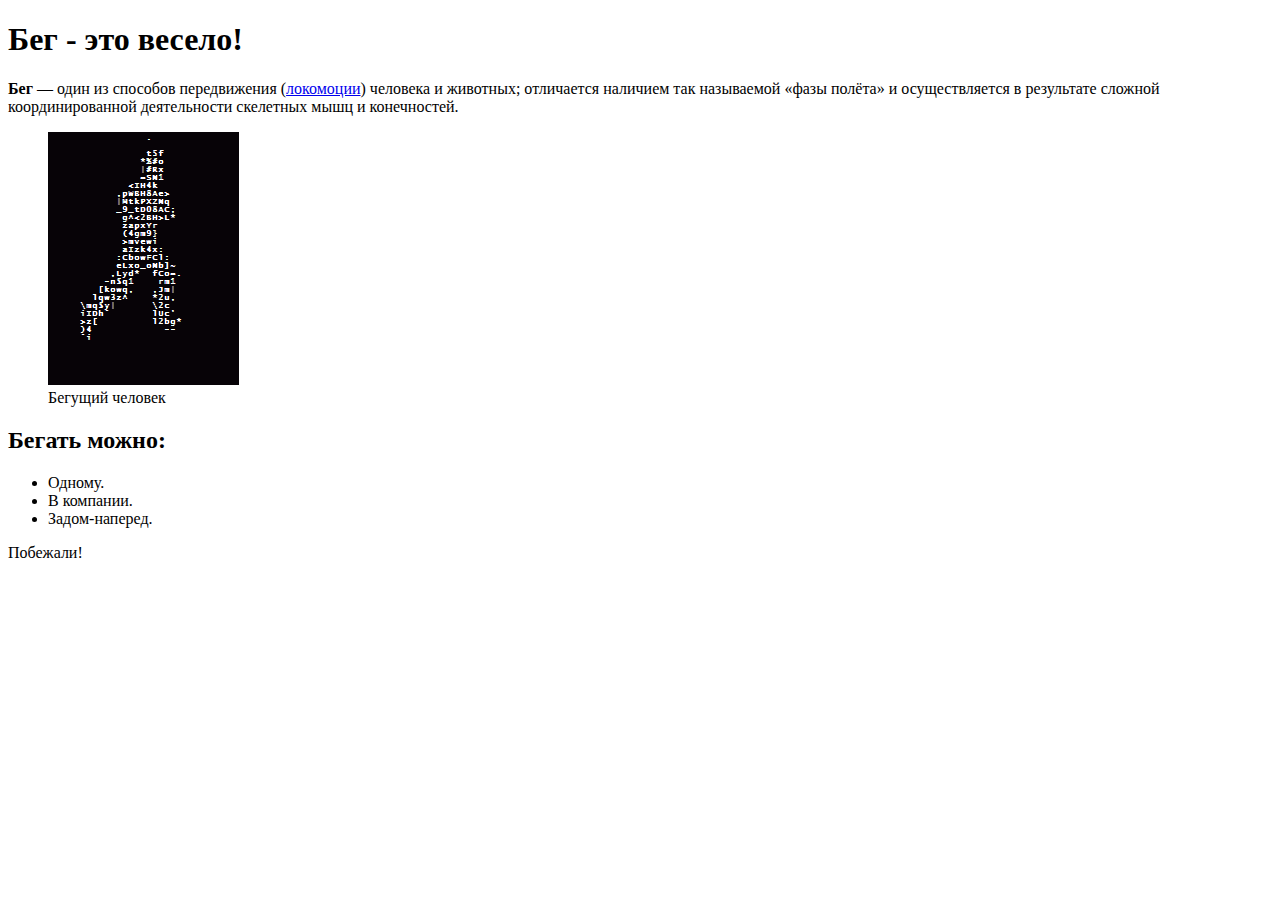
<file: 1/index.html>
<!DOCTYPE html>
<html lang="ru">
<head>
	<meta charset="UTF-8">
	<title>Беготня</title>
</head>
<body>
	<article>
		<h1>Бег - это весело!</h1>
		<p><b>Бег</b> — один из способов передвижения (<a href="https://ru.wikipedia.org/wiki/%D0%9B%D0%BE%D0%BA%D0%BE%D0%BC%D0%BE%D1%86%D0%B8%D1%8F" target="_blank">локомоции</a>) человека и животных; отличается наличием так называемой «фазы полёта» и осуществляется в результате сложной координированной деятельности скелетных мышц и конечностей.</p>
		<figure>
			<img src="img/run.gif" alt="Бегущий человек">
			<figcaption>Бегущий человек</figcaption>
		</figure>
		<h2>Бегать можно:</h2>
		<ul>
			<li>Одному.</li>
			<li>В компании.</li>
			<li>Задом-наперед.</li>	
		</ul>
		<p>Побежали!</p>
	</article>
</body>
</html>
</file>
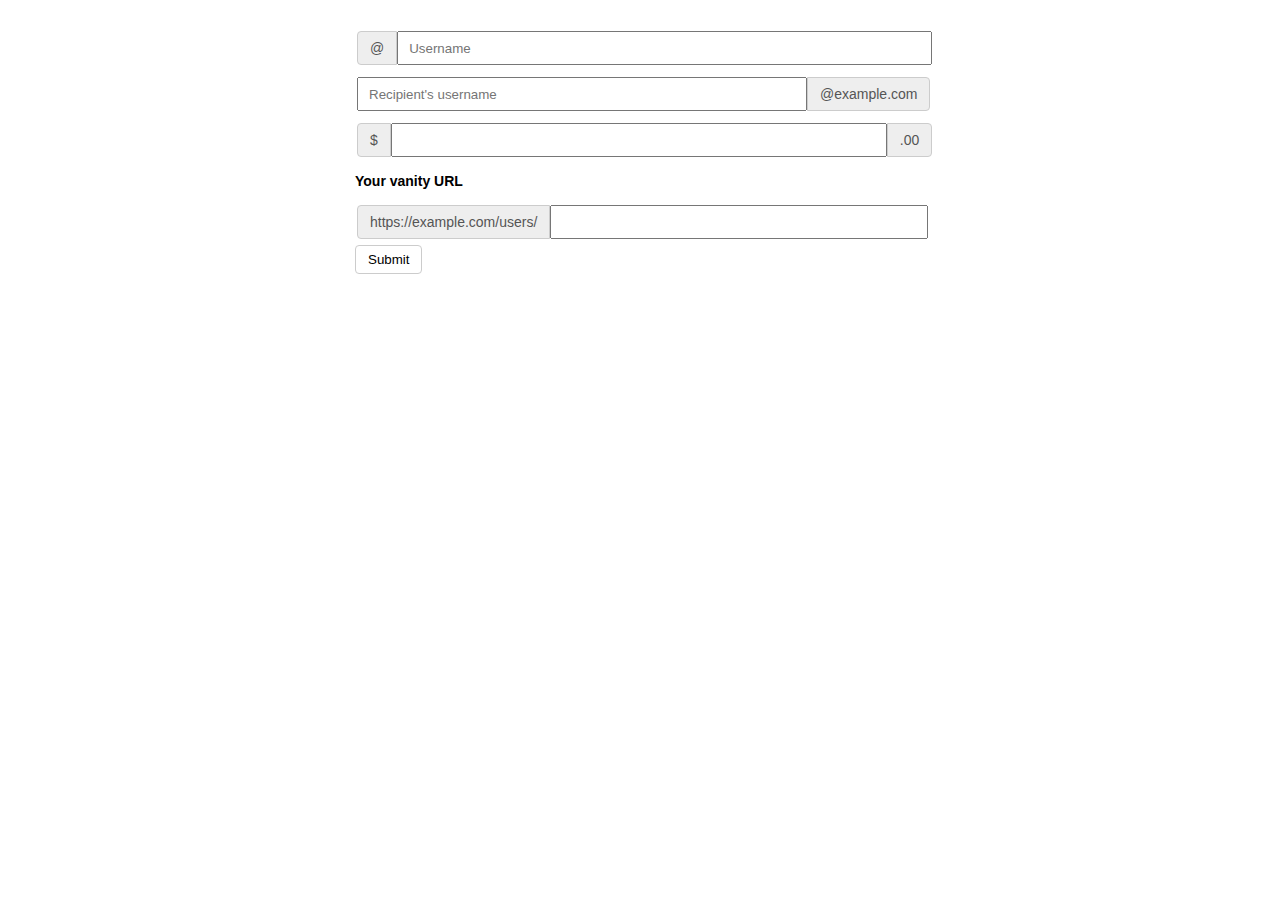
<file: 10/index.html>
<!DOCTYPE html>
<html lang="en">
<head>
	<meta charset="UTF-8">
	<title>Document</title>
	<link rel="stylesheet" href="style.css">
</head>
<body>
	<div class="forms">
		<form action="">
			<div class="form-control ">
				<label for="username">@</label>	
				<input type="text" name="name" id="username" placeholder="Username" class="user">
			</div>
			<div class="form-control">
				<input type="text" name="name" id="example" placeholder="Recipient's username" class="recipient">
				<label for="example">@example.com</label>
			</div>
			<div class="form-control">
				<label for="us">$</label>	
				<input type="text" name="name" id="us" class="dollar">
				<label for="us">.00</label>
			</div>
			<h1>Your vanity URL</h1>
			<div class="form-control">
				<label for="url">https://example.com/users/</label>	
				<input type="text" name="name" id="url" class="url">
			</div>
			<button type="submit" class="button">Submit</button>
		</form>
	</div>
</body>
</html>
</file>
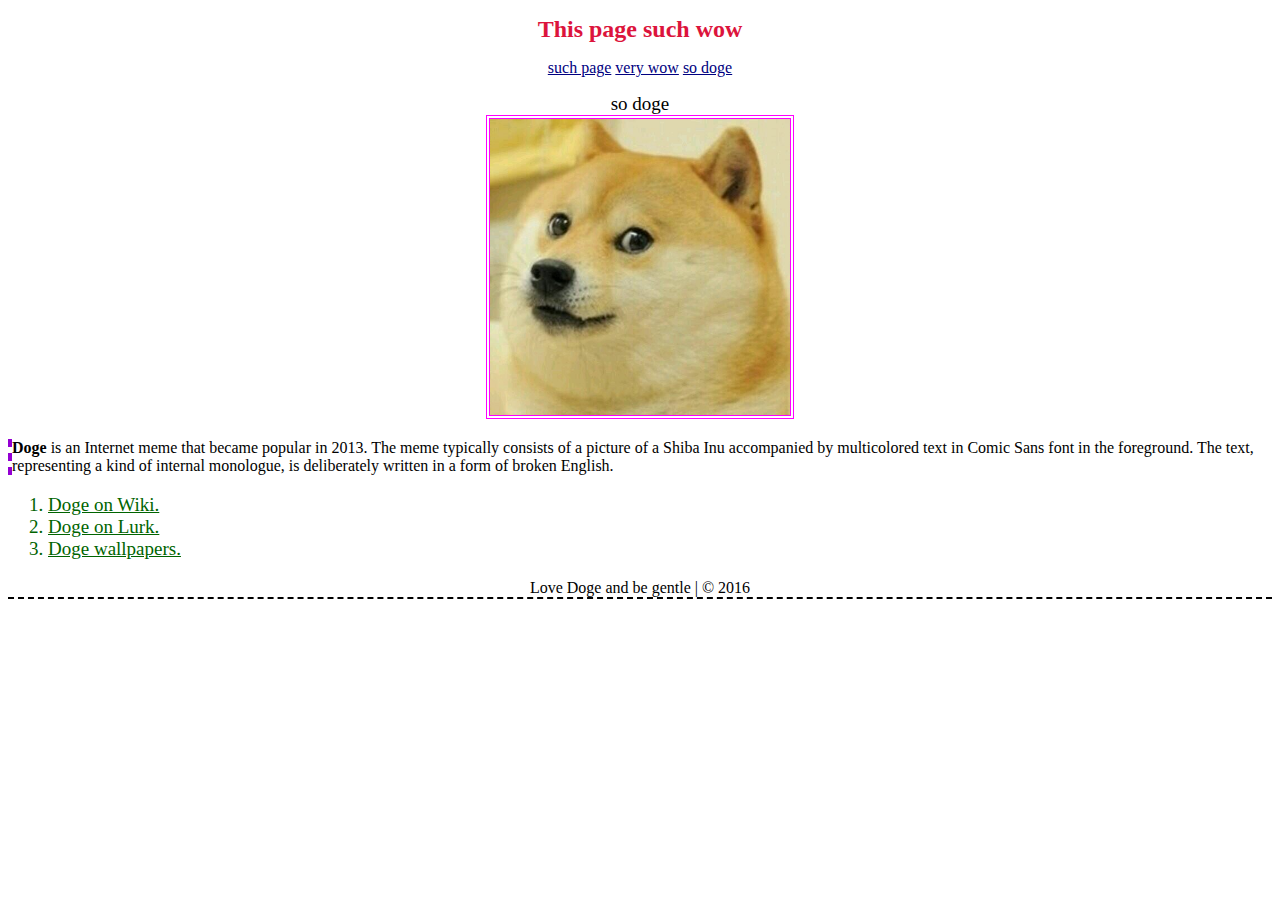
<file: 2/index.html>
<!DOCTYPE html>
<html lang="en">
<head>
	<meta charset="UTF-8">
	<title>Домашнее задание 2</title>
	<style>
		article{
			text-align: center;
		}
		h1{
			color: crimson;
			font-size: 24px;
			font-weight: bold;
		}
		figcaption{
			font-size: 19px;
		}
	</style>	
	<link rel="stylesheet" href="style.css">
</head>
<body>
	<article>
		<h1>This page such wow</h1>
		<p style="color: navy;">
			<span>such page</span> <span>very wow</span> <span>so doge</span>
		</p>
		<figure>
			<figcaption>so doge</figcaption>
			<img src="img/doge.jpeg" alt="Doge">
		</figure>
		<p style="border-left: 4px dashed darkviolet; text-align: left;"><strong>Doge</strong> is an Internet meme that became popular in 2013. The meme typically consists of a picture of a Shiba Inu accompanied by multicolored text in Comic Sans font in the foreground. The text, representing a kind of internal monologue, is deliberately written in a form of broken English.</p>
		<ol>
	 		<li><a href="https://en.wikipedia.org/wiki/Doge_(meme)">Doge on Wiki.</a></li>
			<li><a href="http://lurkmore.to/Doge">Doge on Lurk.</a></li>
	 		<li><a href="https://www.google.com.ua/search?newwindow=1&espv=2&biw=944&bih=907&tbm=isch&q=doge+wallpaper&revid=1046414333&sa=X&ved=0ahUKEwjQtJ2l6cjLAhWi93IKHRKRBRYQ1QIIIA">Doge wallpapers.</a></li>
		</ol>
		<footer style="border-bottom: 2px dashed black;">Love Doge and be gentle | &copy; 2016</footer>
	</article>
</body>
</html>
</file>
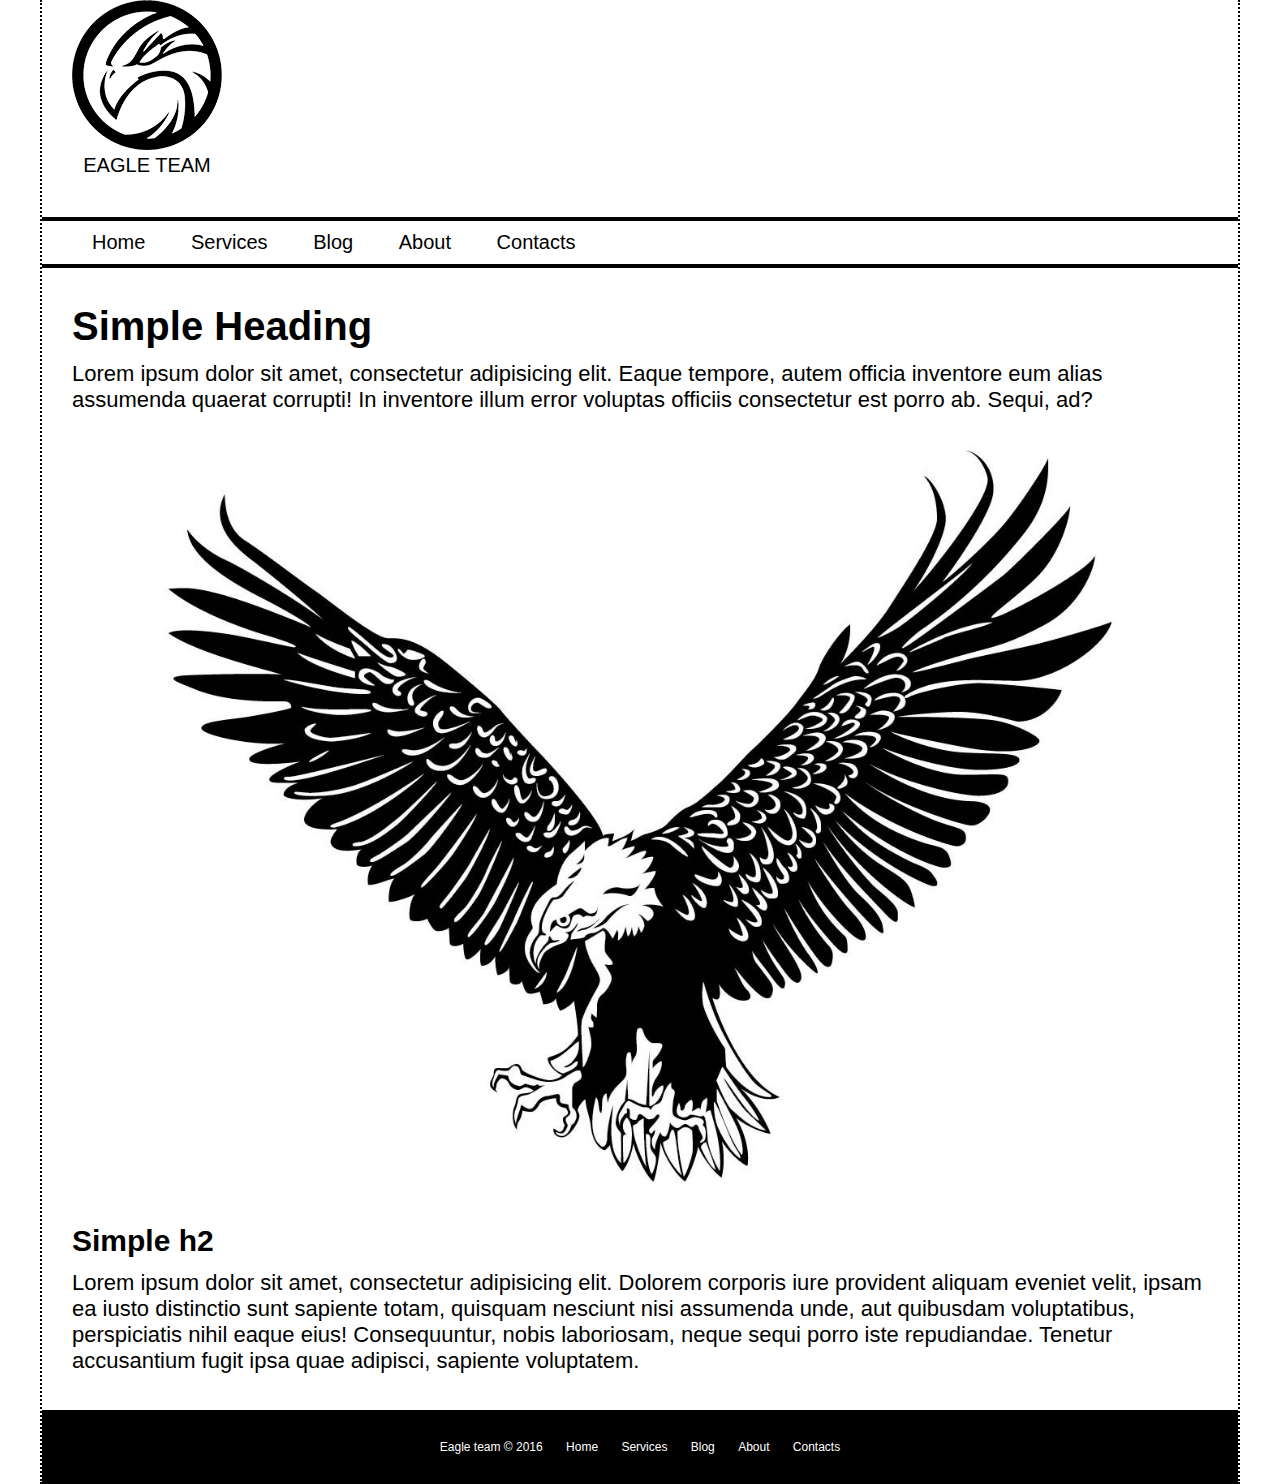
<file: 3/index.html>
<!DOCTYPE html>
<html lang="en">
<head>
	<meta charset="UTF-8">
	<title>Занятие 3. Домашняя работа</title>
	<link rel="stylesheet" href="style.css">
</head>
<body>
	<div class="wrapper">
		<header>
	 		<a href="#" class="logo">
	 			<img src="img/logo.png" alt="logo">
	 			<span>Eagle Team</span>
	 		</a>
			<nav class="nav-header">
	 			<ul>
	 				<li><a href="#">Home</a></li>
	 				<li><a href="#">Services</a></li>
	 				<li><a href="#">Blog</a></li>
	 				<li><a href="#">About</a></li>
	 				<li><a href="#">Contacts</a></li>    
	 			</ul>
	 		</nav>
	 	</header>
	 	<div class="content">
	 		<h1>Simple Heading</h1>
	 		<p>Lorem ipsum dolor sit amet, consectetur adipisicing elit. Eaque tempore, autem officia inventore 	eum alias assumenda quaerat corrupti! In inventore illum error voluptas officiis consectetur est porro ab. Sequi, ad?</p>
	 		<img src="img/eagle.jpg" alt="eagle">
	 		<h2>Simple h2</h2>
	 		<p>Lorem ipsum dolor sit amet, consectetur adipisicing elit. Dolorem corporis iure provident aliquam eveniet velit, ipsam ea iusto distinctio sunt sapiente totam, quisquam nesciunt nisi assumenda unde, aut quibusdam voluptatibus, perspiciatis nihil eaque eius! Consequuntur, nobis laboriosam, neque sequi porro iste repudiandae. Tenetur accusantium fugit ipsa quae adipisci, sapiente voluptatem.</p>
	 	</div>
	 <footer>
	 	<nav class="footer">
	 		<ul>
	 			<li><a href="#">Eagle team</a> &copy; 2016</li>
	 			<li><a href="#">Home</a></li>
	 			<li><a href="#">Services</a></li>
	 			<li><a href="#">Blog</a></li>
	 			<li><a href="#">About</a></li>
	 			<li><a href="#">Contacts</a></li>    
	 		</ul>
	 	</nav>
	 </footer>
	</div>
</body>
</html>
</file>
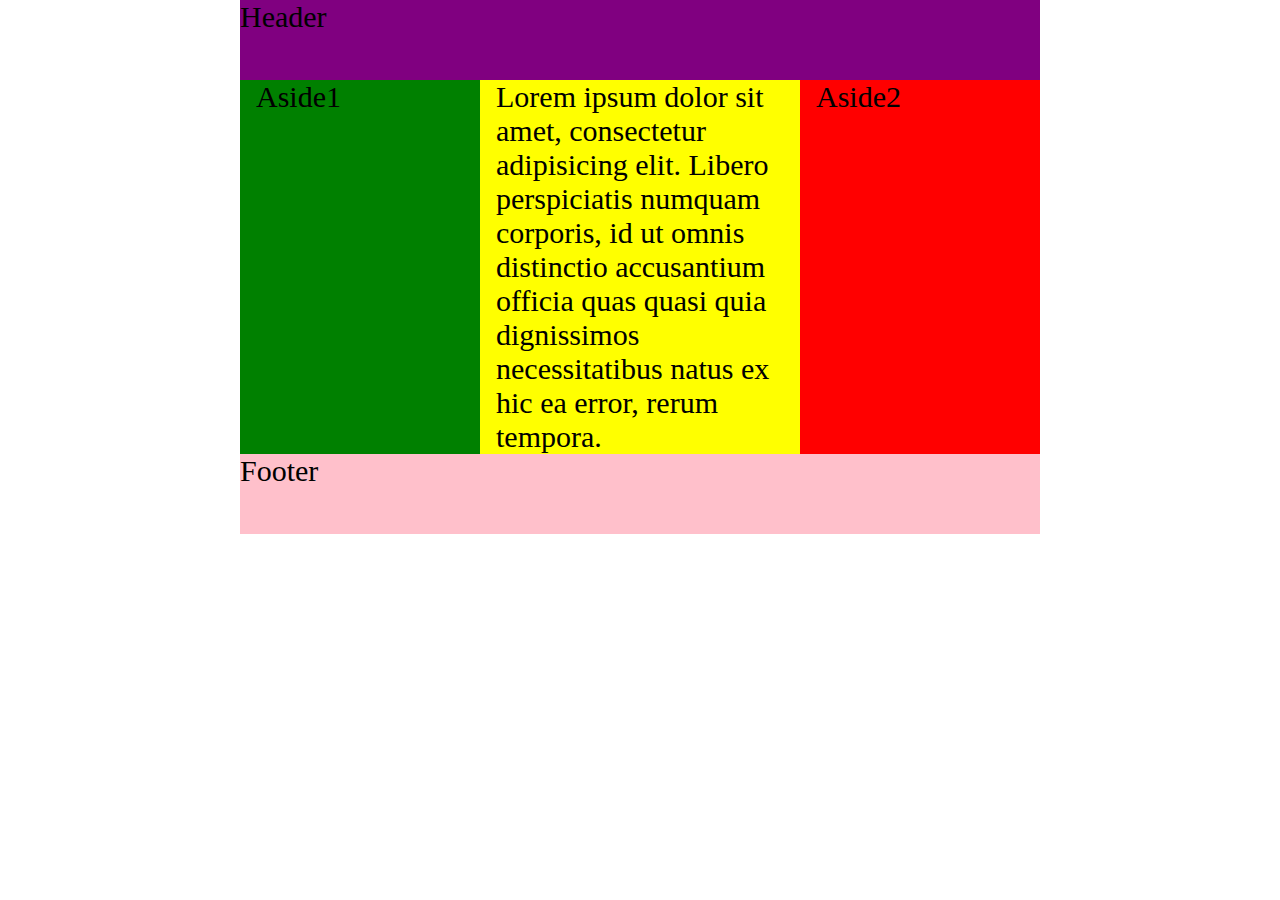
<file: 4/index.html>
<!DOCTYPE html>
<html lang="en">
<head>
    <meta charset="UTF-8">
    <title>Document</title>
    <link rel="stylesheet" href="style.css">
</head>
<body>
    <div class="wrapper">
        <header>Header</header>
        <div class="container3">
        <div class="container2">
            <div class="row">
                <aside class="aside1">Aside1</aside>
                <div class="content">Lorem ipsum dolor sit amet, consectetur adipisicing elit. Libero perspiciatis numquam corporis, id ut omnis distinctio accusantium officia quas quasi quia dignissimos necessitatibus natus ex hic ea error, rerum tempora.</div>
                <aside class="aside2">Aside2</aside>
            </div>
        </div>
        </div>
        <div class="clearfix"></div>
        <footer>Footer</footer>
    </div>
</body>
</html>
</file>
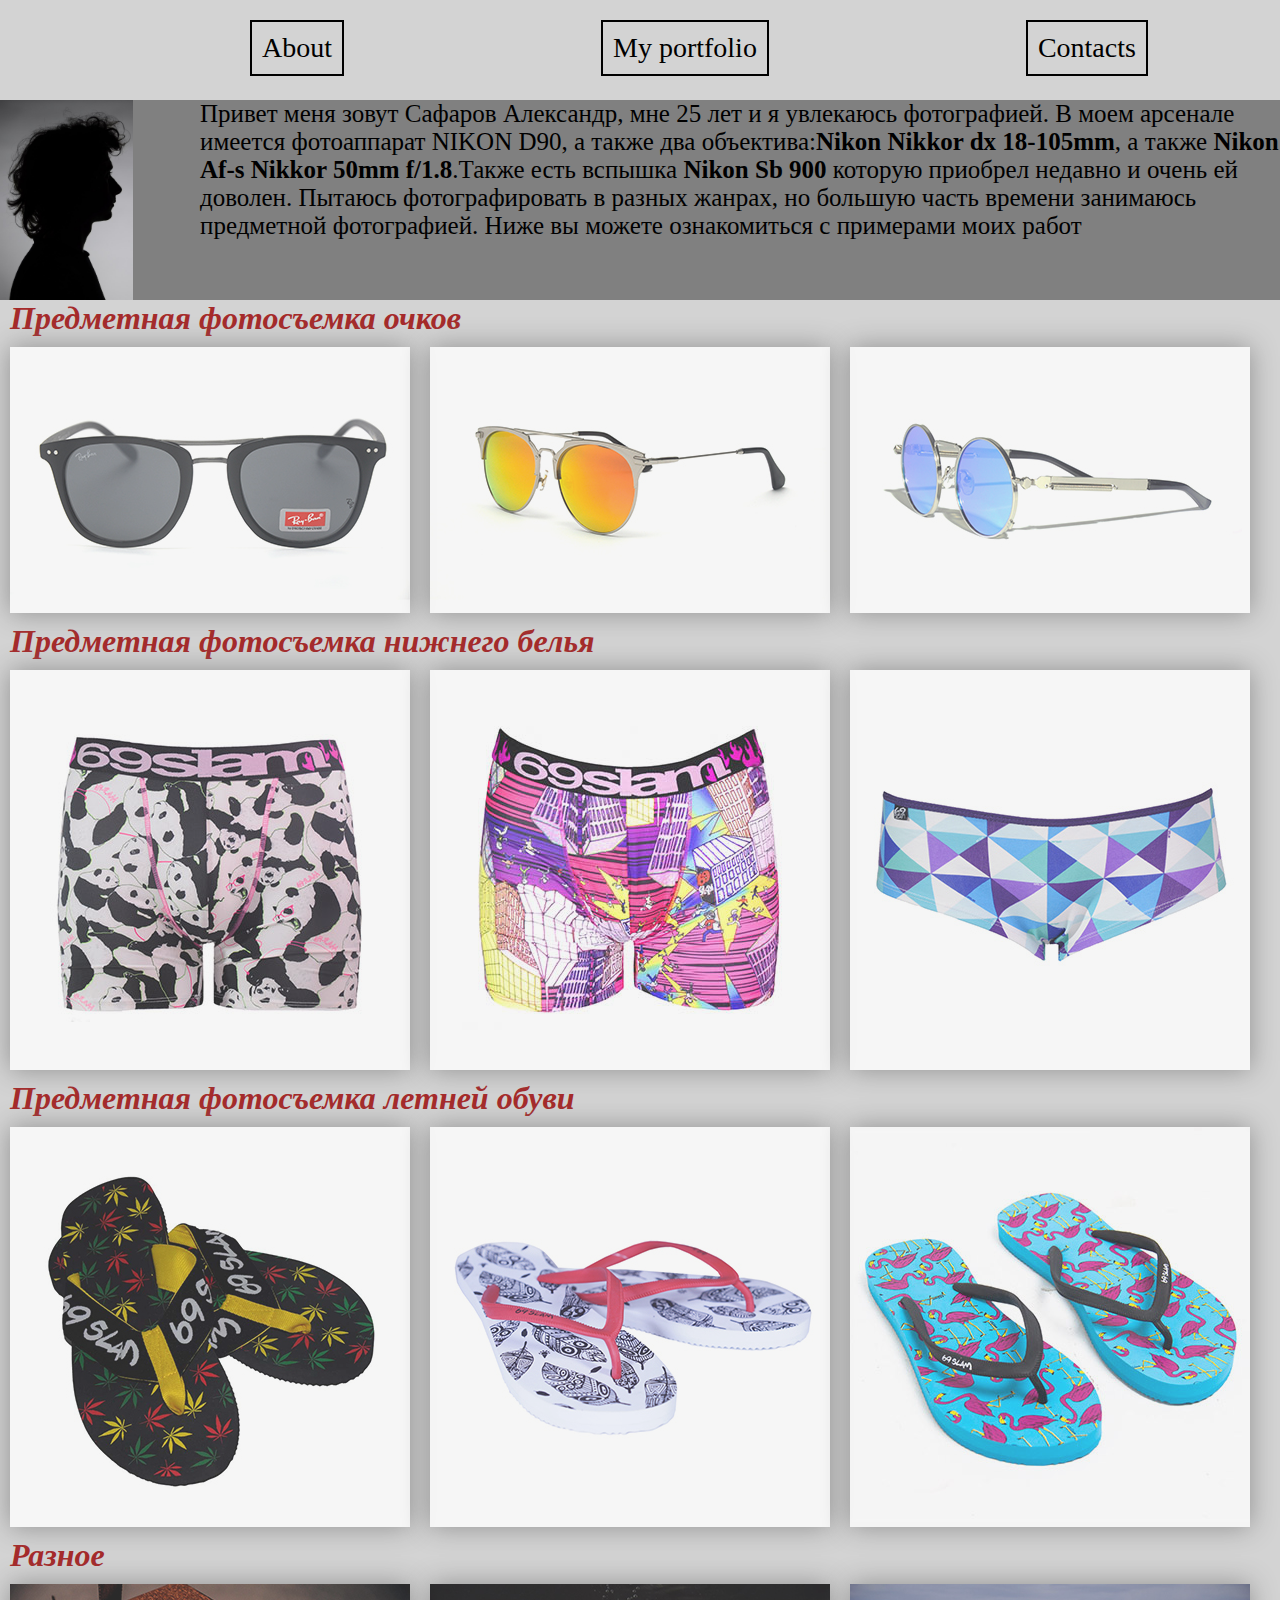
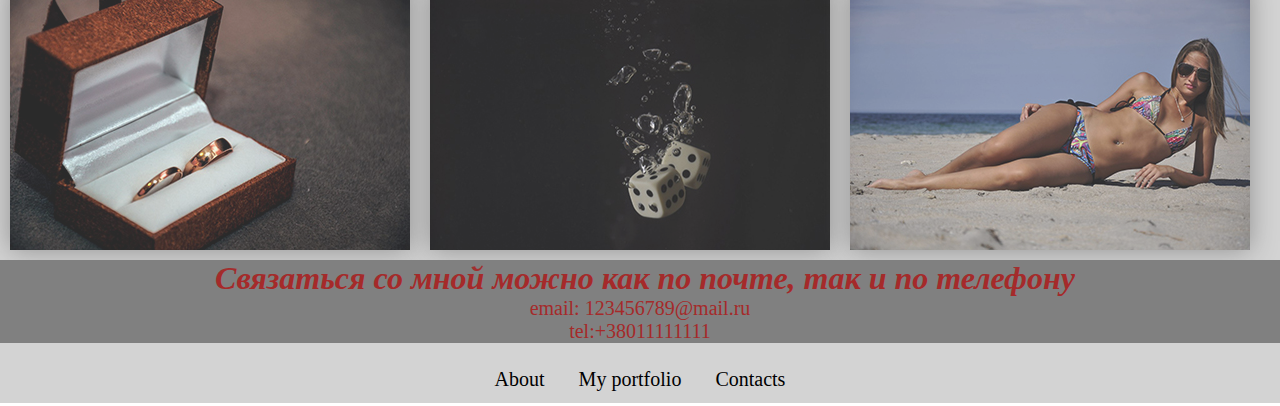
<file: 5/index.html>
<!DOCTYPE html>
<html lang="en">
<head>
	<meta charset="UTF-8">
	<title>About me</title>
	<link rel="stylesheet" href="style.css">
</head>
<body>
	<header>
		<nav>
			<ul class="header">
				<li><a href="#aboutme">About</a></li>
				<li><a href="#portf">My portfolio</a></li>
				<li><a href="#contact">Contacts</a></li>
			</ul>
		</nav>
	</header>
	<div class="content">
		<div class="about" id="aboutme">
			<img src="img/about.jpg" alt="me">
			<p>Привет меня зовут Сафаров Александр, мне 25 лет и я увлекаюсь фотографией. В моем арсенале имеется фотоаппарат NIKON D90, а также два объектива:<b>Nikon Nikkor dx 18-105mm</b>, а также <b>Nikon Af-s Nikkor 50mm f/1.8</b>.Также есть вспышка <b>Nikon Sb 900</b> которую приобрел недавно и очень ей доволен. Пытаюсь фотографировать в разных жанрах, но большую часть времени занимаюсь предметной фотографией. Ниже вы можете ознакомиться с примерами моих работ</p>
		</div>
		<div class="portfolio" id="portf">
			<h2>Предметная фотосъемка очков</h2>
			<div class="photo glasses"><img src="img/photo1.jpg" alt=""></div>
			<div class="photo glasses"><img src="img/photo2.jpg" alt=""></div>
			<div class="photo glasses"><img src="img/photo3.jpg" alt=""></div>
			<h2>Предметная фотосъемка нижнего белья</h2>
			<div class="photo under"><img src="img/photo4.jpg" alt=""></div>
			<div class="photo under"><img src="img/photo5.jpg" alt=""></div>
			<div class="photo under"><img src="img/photo6.jpg" alt=""></div>
			<h2>Предметная фотосъемка летней обуви</h2>
			<div class="photo shoes"><img src="img/photo7.jpg" alt=""></div>
			<div class="photo shoes"><img src="img/photo8.jpg" alt=""></div>
			<div class="photo shoes"><img src="img/photo9.jpg" alt=""></div>
			<h2>Разное</h2>	
			<div class="photo other"><img src="img/photo10.jpg" alt=""></div>
			<div class="photo other"><img src="img/photo11.jpg" alt=""></div>
			<div class="photo other"><img src="img/photo12.jpg" alt=""></div>	
			<div class="clearfix"></div>
		</div>
		<div class="contacts" id="contact">
			<h2>Связаться со мной можно как по почте, так и по телефону</h2>
			<p>email: 123456789@mail.ru</p>
			<p>tel:+38011111111</p>
		</div>
	</div>
	<footer>
		<nav>
			<ul class="footer">
				<li><a href="#aboutme">About</a></li>
				<li><a href="#portf">My portfolio</a></li>
				<li><a href="#contact">Contacts</a></li>
			</ul>
		</nav>
	</footer>
</body>
</html>
</file>
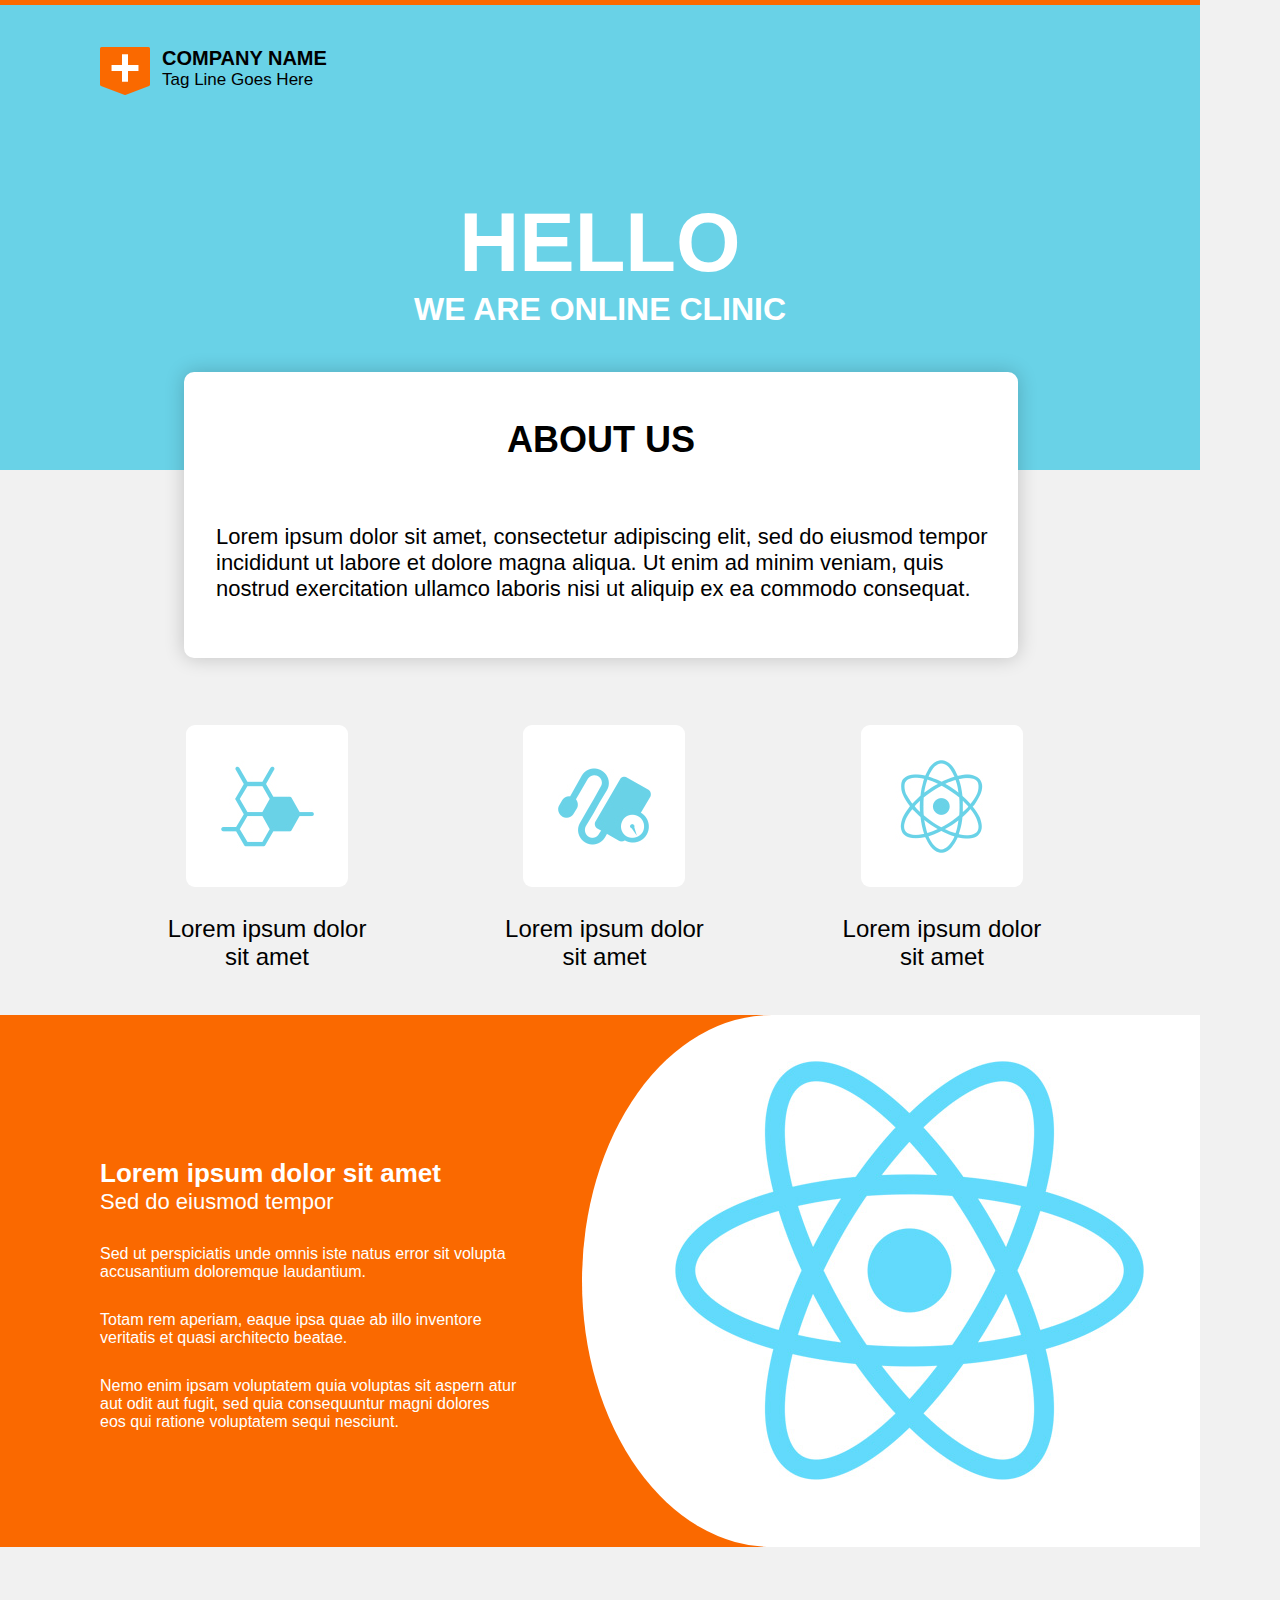
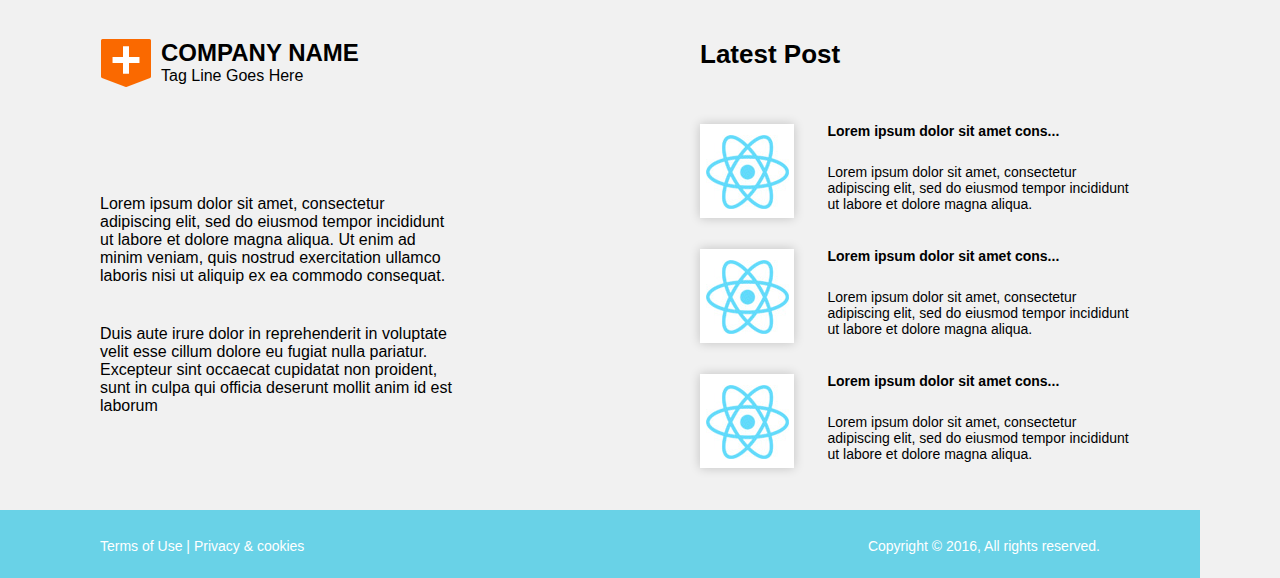
<file: 6/index.html>
<!DOCTYPE html>
<html lang="en">
<head>
	<meta charset="UTF-8">
	<title>Document</title>
	<link rel="stylesheet" href="style.css">
</head>
<body>
	<div class="header">
		<div class="logo-title">
			<div class="logo">
				<img src="img/logo.png" alt="">
			</div>
			<div class="title">
				<h2>Company Name</h2>
				<p>Tag Line Goes Here</p>
			</div>
		</div>	
			<div class="hello">
				<h2>Hello</h2>
				<p>we are online clinic</p>
			</div>		
	</div>
	<div class="about-us">
		<div class="about-us-text">
			<h2>About us</h2>
			<p>Lorem ipsum dolor sit amet, consectetur adipiscing elit, sed do eiusmod tempor incididunt ut labore et dolore magna aliqua. Ut enim ad minim veniam, quis nostrud exercitation ullamco laboris nisi ut aliquip ex ea commodo consequat. </p>
		</div>
	</div>
	<div class="content">
		<div class="content-main content-main-first">
			<div class="content-main-icon"><img src="img/icon.jpg" alt=""></div>
			<div class="text">Lorem ipsum dolor sit amet</div>
		</div>
		<div class="content-main">
			<div class="content-main-icon"><img src="img/icon2.jpg" alt=""></div>
			<div class="text">Lorem ipsum dolor sit amet</div>
		</div>
		<div class="content-main">
			<div class="content-main-icon"><img src="img/icon3.jpg" alt=""></div>
			<div class="text">Lorem ipsum dolor sit amet</div>	
		</div>
		<div class="orange-content">
			<div class="orange-content-text">			
				<h2>Lorem ipsum dolor sit amet</h2>
				<h3>Sed do eiusmod tempor</h3>
				<p>Sed ut perspiciatis unde omnis iste natus error sit volupta 
				accusantium doloremque laudantium.</p>
				<p>Totam rem aperiam, eaque ipsa quae ab illo inventore 
				veritatis et quasi architecto beatae.</p>
				<p>Nemo enim ipsam voluptatem quia voluptas sit aspern
				atur aut odit aut fugit, sed quia consequuntur magni dolores
				eos qui ratione voluptatem sequi nesciunt.</p>			
			</div>
			<div class="orange-content-img">
				<img src="img/iconbig.jpg" alt="">
			</div>
		</div>
		<div class="post-content">
			<div class="post-content-company">
				<div class="logo-content">
				<img src="img/logo.png" alt="">
			</div>
			<div class="post-content-post">
				<h2>Latest Post</h2>
				<div class="post-content-right">
					<a href="#">
						<div class="post-icon icon-first"><img src="img/icon4.jpg" alt="">
						</div>
						<div class="post-text">
							<h3>Lorem ipsum dolor sit amet cons...</h3>
							<p>Lorem ipsum dolor sit amet, consectetur adipiscing elit, sed do eiusmod tempor incididunt ut labore et dolore magna aliqua.</p>
						</div>
					</a>
					<a href="#">
						<div class="post-icon"><img src="img/icon4.jpg" alt="">
						</div>
						<div class="post-text">
							<h3>Lorem ipsum dolor sit amet cons...</h3>
							<p>Lorem ipsum dolor sit amet, consectetur adipiscing elit, sed do eiusmod tempor incididunt ut labore et dolore magna aliqua.</p>
						</div>
					</a>
					<a href="#">
						<div class="post-icon"><img src="img/icon4.jpg" alt="">
						</div>
						<div class="post-text post-text-last">
							<h3>Lorem ipsum dolor sit amet cons...</h3>
							<p>Lorem ipsum dolor sit amet, consectetur adipiscing elit, sed do eiusmod tempor incididunt ut labore et dolore magna aliqua.</p>
					</div>
					</a>
			</div>
			</div>
			<div class="title-content">
				<h2>Company Name</h2>
				<p>Tag Line Goes Here</p>
			</div>
			<div class="text-content">
				<p>Lorem ipsum dolor sit amet, consectetur adipiscing elit, sed do eiusmod tempor incididunt ut labore et dolore magna aliqua. Ut enim ad minim veniam, quis nostrud exercitation ullamco laboris nisi ut aliquip ex ea commodo consequat.</p>
				<p>Duis aute irure dolor in reprehenderit in voluptate velit esse cillum dolore eu fugiat nulla pariatur. Excepteur sint occaecat cupidatat non proident, sunt in culpa qui officia deserunt mollit anim id est laborum</p>
			</div>	
		</div>
		<div class="clear"></div>
	</div>
	<div class="footer">
		<div class="footer-text-left">
			<p><a href="#">Terms of Use </a>|<a href="#"> Privacy &amp; cookies</a></p>
		</div>
		<div class="footer-text-right">
			<p>Copyright &copy; 2016, All rights reserved.</p>
		</div>
	</div>
	</div>
</body>
</html>
</file>
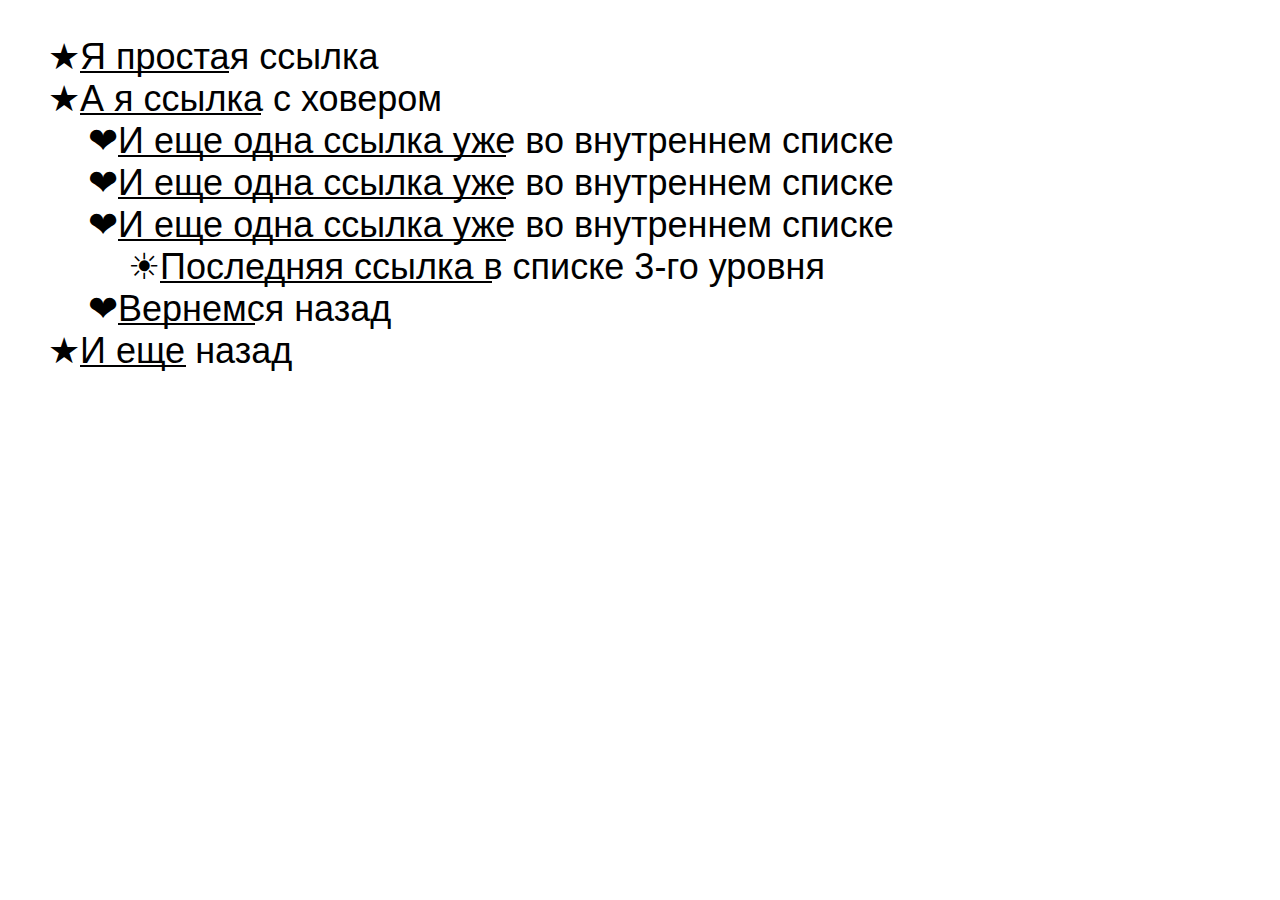
<file: 7/index.html>
<!DOCTYPE html>
<html lang="en">
<head>
	<meta charset="UTF-8">
	<title>Document</title>
	<link rel="stylesheet" href="style.css">
</head>
<body>
	<ul>
		<li><a href="">Я простая ссылка</a></li>
		<li><a href="">А я ссылка с ховером</a>
			<ul>
				<li><a href="#">И еще одна ссылка уже во внутреннем списке</a></li>
				<li><a href="#">И еще одна ссылка уже во внутреннем списке</a></li>
				<li><a href="#">И еще одна ссылка уже во внутреннем списке</a>
					<ul>
						<li><a href="#">Последняя ссылка в списке 3-го уровня</a></li>
					</ul>
				</li>
				<li><a href="#">Вернемся назад</a></li>
			</ul>
		</li>
		<li><a href="#">И еще назад</a></li>
	</ul>
</body>
</html>
</file>
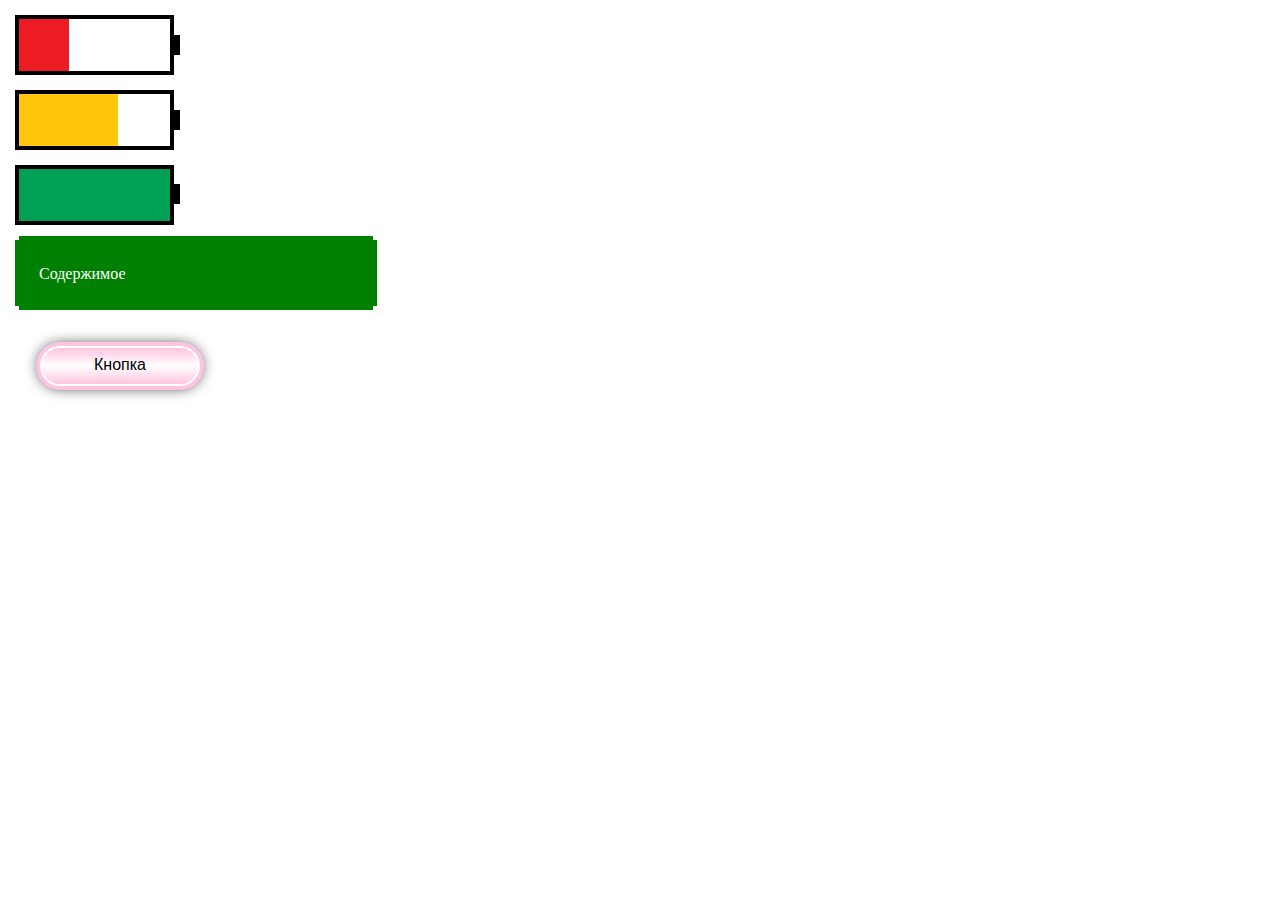
<file: 8/index.html>
<!DOCTYPE html>
<html lang="en">
<head>
	<meta charset="UTF-8">
	<title>Document</title>
	<link rel="stylesheet" href="style.css">
</head>
<body>
	<div class="battery-1"></div>
	<div class="battery-2"></div>
	<div class="battery-3"></div>
	<div class="angle"><p>Содержимое</p></div>
	<div class="button"><p>Кнопка</p></div>
</body>
</html>
</file>
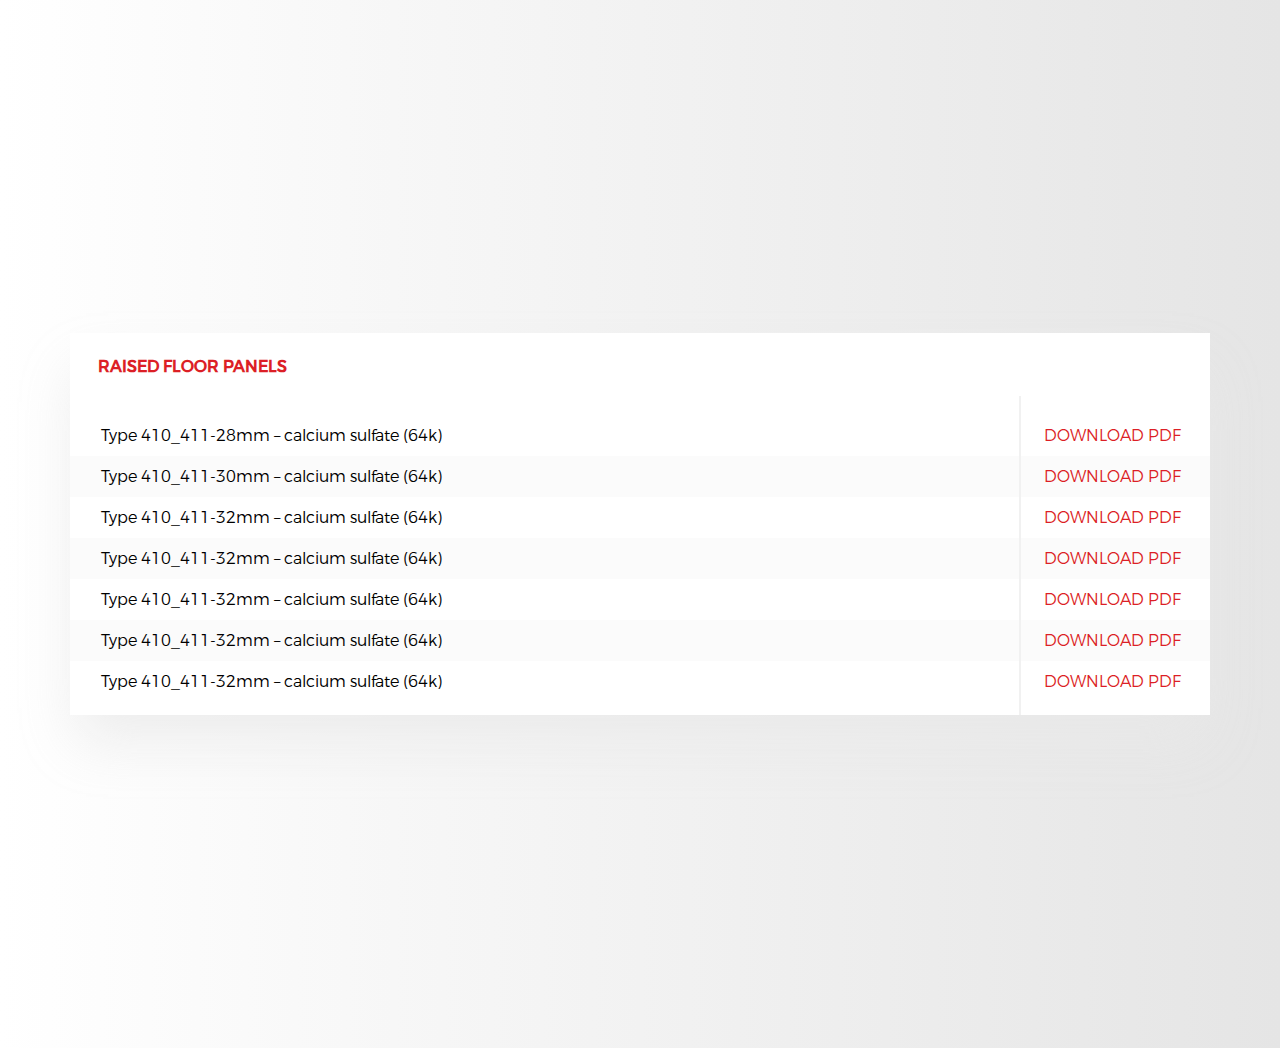
<file: 9/index.html>
<!DOCTYPE html>
<html lang="en">
<head>
	<meta charset="UTF-8">
	<title>Document</title>
	<link rel="stylesheet" href="style.css">
</head>
<body>
	<div class="table">
		<table>
			<thead>
				<th colspan="2">Raised Floor Panels</th>
			</thead>
			<tbody>
				<tr>
					<td>Type 410_411-28mm – calcium sulfate (64k)</td>
					<td>Download pdf</td>
				</tr>
				<tr>
					<td>Type 410_411-30mm – calcium sulfate (64k)</td>
					<td>Download pdf</td>
				</tr>
				<tr>
					<td>Type 410_411-32mm – calcium sulfate (64k)</td>
					<td>Download pdf</td>
				</tr>
				<tr>
					<td>Type 410_411-32mm – calcium sulfate (64k)</td>
					<td>Download pdf</td>
				</tr>
				<tr>
					<td>Type 410_411-32mm – calcium sulfate (64k)</td>
					<td>Download pdf</td>
				</tr>
				<tr>
					<td>Type 410_411-32mm – calcium sulfate (64k)</td>
					<td>Download pdf</td>
				</tr>
				<tr>
					<td>Type 410_411-32mm – calcium sulfate (64k)</td>
					<td>Download pdf</td>
				</tr>
			</tbody>
		</table>
	</div>
</body>
</html>
</file>
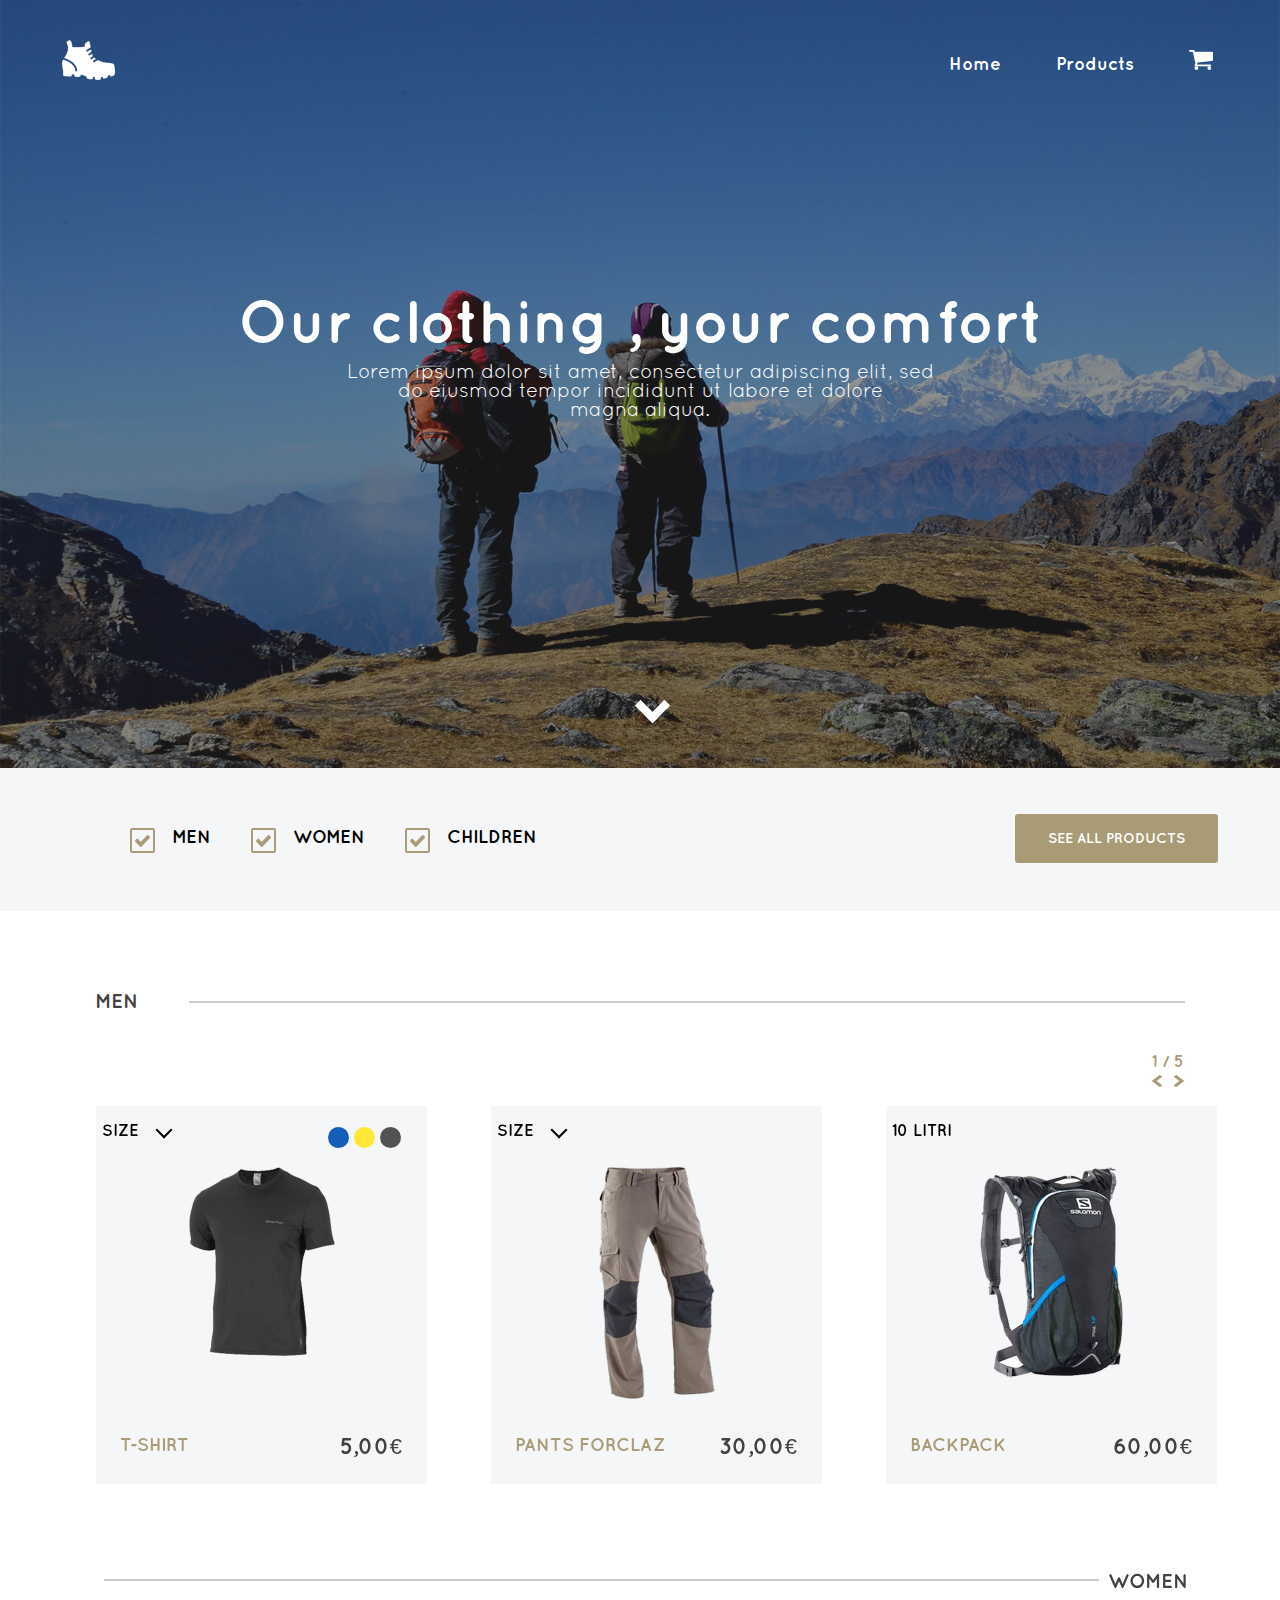
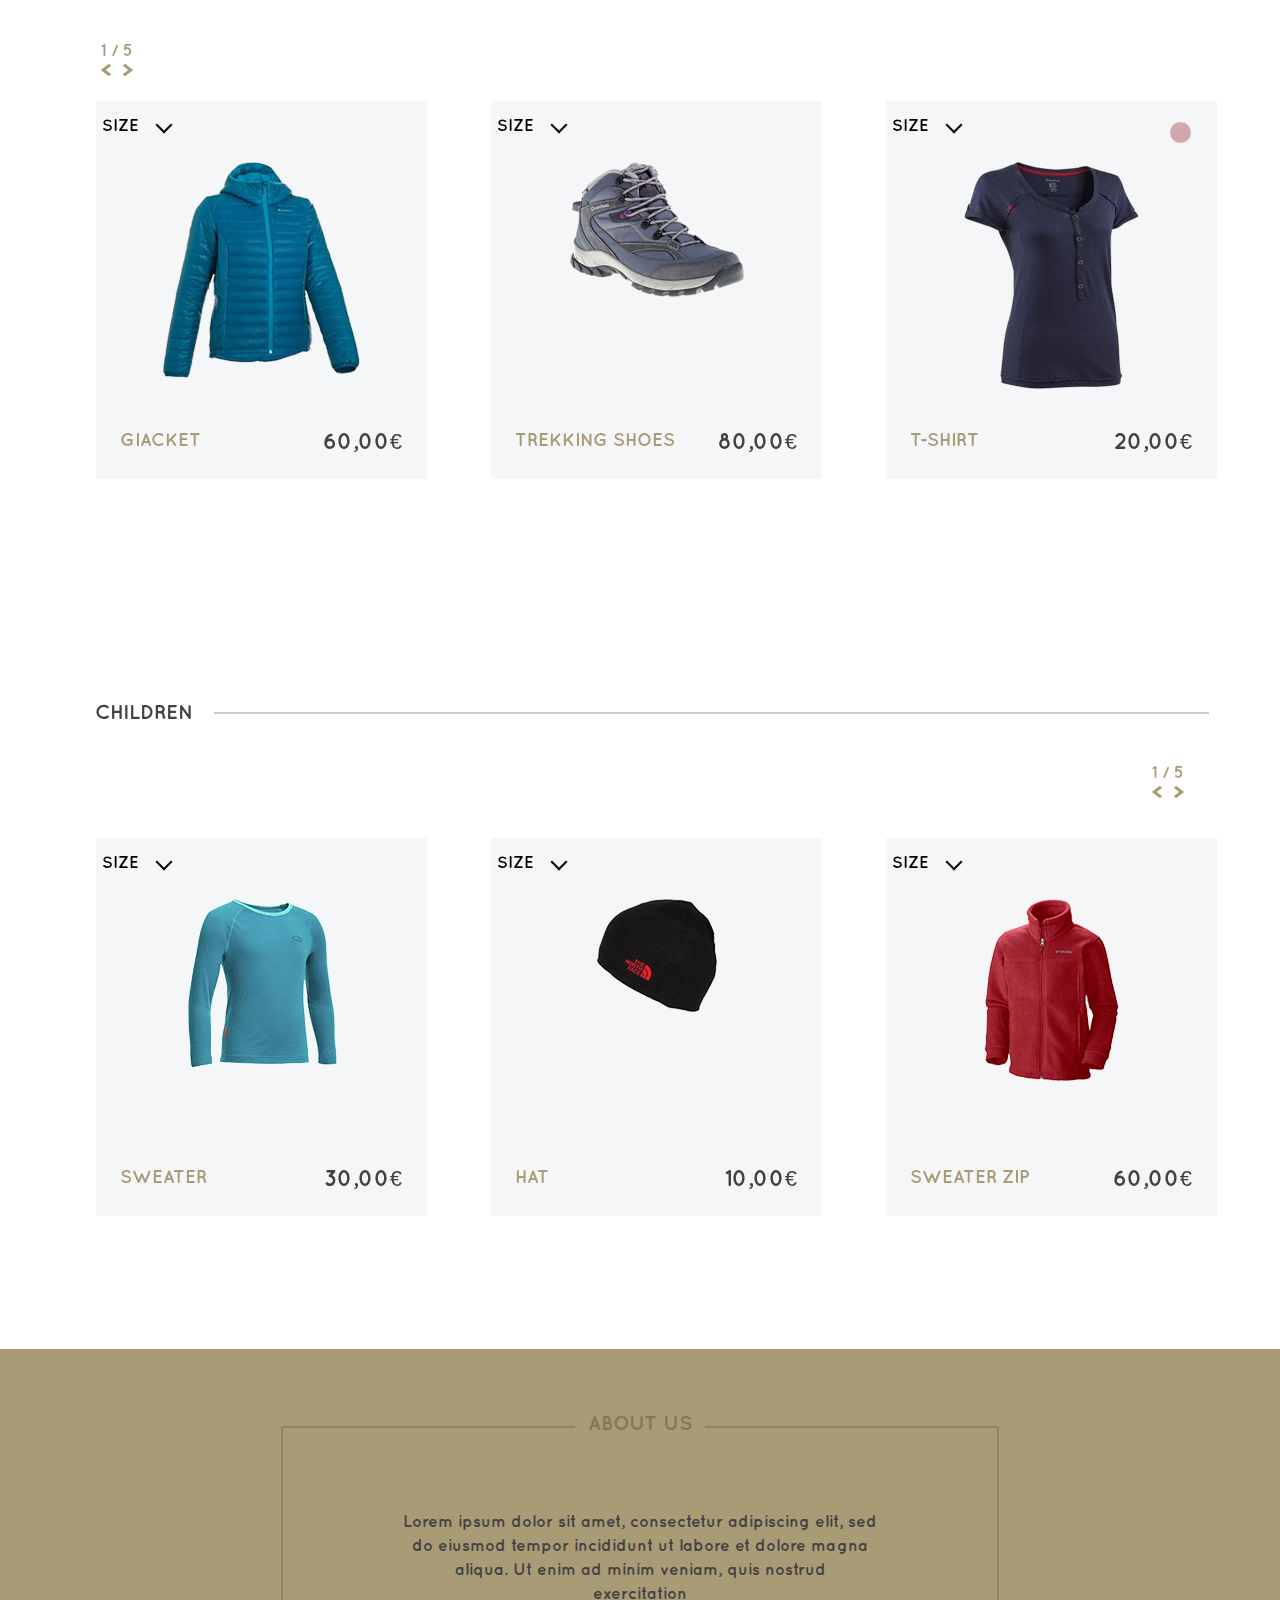
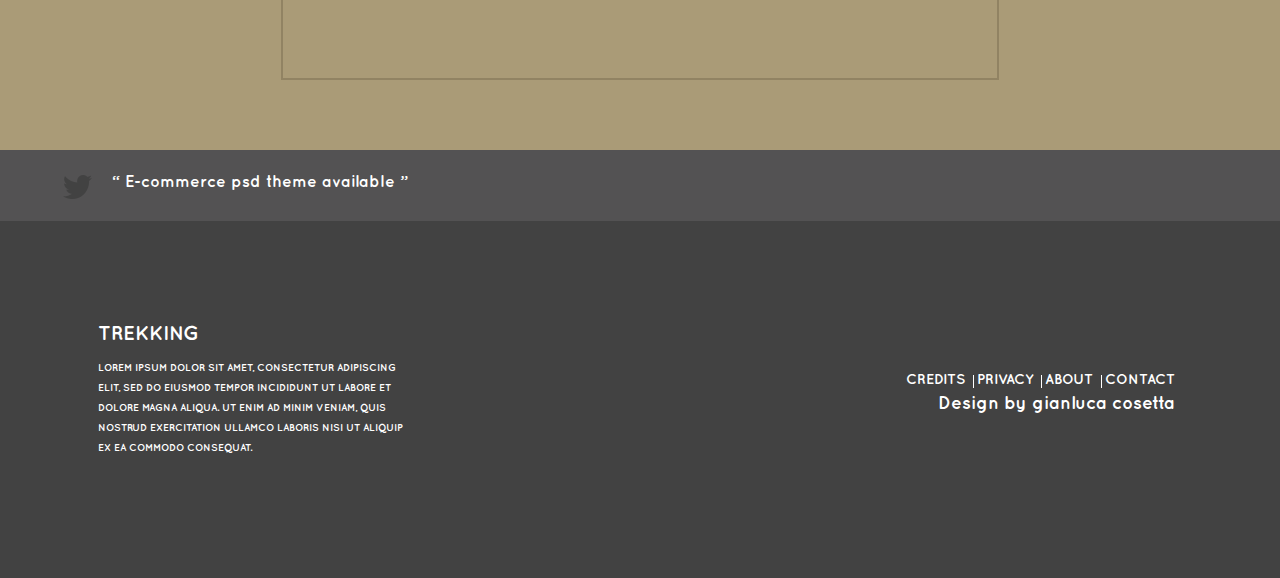
<file: maket1/index.html>
<!DOCTYPE html>
<html lang="en">
<head>
	<meta charset="UTF-8">
	<title>Trekking</title>
	<link rel="stylesheet" href="css/style.css">
	<meta name="viewport" content="width=device-width">
	<link href="https://fonts.googleapis.com/css?family=Quicksand:400,700" rel="stylesheet">
	<link rel="stylesheet" href="slick/slick.css">
	<link rel="stylesheet" href="slick/slick-theme.css">
</head>
<body>
	<header>
		<div class="header-top">
			<div class="header-top-logo">
				<img src="images/shoe.png" alt="logo">
			</div>
			<div class="header-top-nav">
				<ul>
					<li><a href="#">Home</a></li>
					<li><a href="#">Products</a></li>
					<li><a href="#"><img src="images/shopping-cart.png" alt=""></a></li>
				</ul>
			</div>
		</div>
		<div class="header-text">
			<h1>Our clothing , your comfort</h1>
			<p>Lorem ipsum dolor sit amet, consectetur adipiscing elit, sed<br>do eiusmod tempor incididunt ut labore et dolore<br>magna   
			 aliqua.</p>	
			<a href="#arrow" class="bottom"></a>			
		</div>
	</header>
	<div class="trekking-wrapper">
		<div class="trekking" id="arrow">
		<form action="">
		<div class="checkbox">
			<input type="checkbox" name="box" value="men" id="check" checked><label for="check">men</label>
			<input type="checkbox" name="box" value="women" id="checktwo" checked><label for="checktwo">women</label>
			<input type="checkbox" name="box" value="children" id="checkthree" checked><label for="checkthree">children</label>
		</div>
			<input type="submit" value="See all products" class="submit">
		</form>
		</div>
	</div>
	<div class="products" >
		<div class="products-men" id="men">
			<h2>Men</h2>
		<div class="products-men-box">
			<div class="men-pages">
			<span>1/5</span>
			<div class="men-pages-arrow">
			<a href=""><div class="sprite"></div></a>
			<a href=""><div class="sprite right"></div></a>
			</div>
			</div>
			<div class="carousel">
				<div class="products-men-box-first box-all">
				<div class="products-size">
					<span class="size">size</span>
					<ul id="ul">
						<li><a href="">S</a></li>
						<li><a href="">M</a></li>
						<li><a href="">L</a></li>
						<li><a href="">XL</a></li>
						<li><a href="">XXL</a></li>
					</ul>
					<ul>
						<li><a href=""><div class="circle blue"></div></a></li>
						<li><a href=""><div class="circle yellow"></div></a></li>
						<li><a href=""><div class="circle black"></div></a></li>
					</ul>
				</div>
				<div class="products-img">
					<img src="images/men1.png" alt="men1">
				</div>
				<div class="products-price">
					<span>T-shirt</span>
					<span>5,00€</span>
				</div>
				</div>
				<div class="products-men-box-second box-all">
				<div class="products-size">
					<span class="size">size</span>
					<ul id="ul">
						<li><a href="">30</a></li>
						<li><a href="">31</a></li>
						<li><a href="">32</a></li>
						<li><a href="">33</a></li>
						<li><a href="">34</a></li>
					</ul>
				</div>
				<div class="products-img">
					<img src="images/men2.png" alt="men2">
				</div>
				<div class="products-price">
					<span>Pants FORCLAZ</span>
					<span>30,00€</span>
				</div>
				</div>
				<div class="products-men-box-third box-all">
				<div class="products-size">
					<span class="backpack">10 litri</span>
				</div>
				<div class="products-img">
					<img src="images/men3.png" alt="men3">
				</div>
				<div class="products-price">
					<span>Backpack</span>
					<span>60,00€</span>
				</div>
				</div>
				<div class="products-men-box-first box-all">
				<div class="products-size">
					<span class="size">size</span>
					<ul id="ul">
						<li><a href="">S</a></li>
						<li><a href="">M</a></li>
						<li><a href="">L</a></li>
						<li><a href="">XL</a></li>
						<li><a href="">XXL</a></li>
					</ul>
					<ul>
						<li><a href=""><div class="circle blue"></div></a></li>
						<li><a href=""><div class="circle yellow"></div></a></li>
						<li><a href=""><div class="circle black"></div></a></li>
					</ul>
				</div>
				<div class="products-img">
					<img src="images/men1.png" alt="men1">
				</div>
				<div class="products-price">
					<span>T-shirt</span>
					<span>5,00€</span>
				</div>
				</div>
				<div class="products-men-box-second box-all">
				<div class="products-size">
					<span class="size">size</span>
					<ul id="ul">
						<li><a href="">30</a></li>
						<li><a href="">31</a></li>
						<li><a href="">32</a></li>
						<li><a href="">33</a></li>
						<li><a href="">34</a></li>
					</ul>
				</div>
				<div class="products-img">
					<img src="images/men2.png" alt="men2">
				</div>
				<div class="products-price">
					<span>Pants FORCLAZ</span>
					<span>30,00€</span>
				</div>
				</div>
				<div class="products-men-box-third box-all">
				<div class="products-size">
					<span class="backpack">10 litri</span>
				</div>
				<div class="products-img">
					<img src="images/men3.png" alt="men3">
				</div>
				<div class="products-price">
					<span>Backpack</span>
					<span>60,00€</span>
				</div>
				</div>
			</div>
		</div>
		</div>
		<div class="products-women" id="women">
			<h2>Women</h2>	
		<div class="products-women-box">
			<div class="women-pages">
			<span>1/5</span>
			<div class="women-pages-arrow">
			<a href=""><div class="sprite"></div></a>
			<a href=""><div class="sprite right"></div></a>
			</div>
			</div>
			<div class="carousel-women">
				<div class="products-women-box-first box-all">
				<div class="products-size">
					<span class="size">size</span>
					<ul id="ul">
						<li><a href="">4</a></li>
						<li><a href="">6</a></li>
						<li><a href="">8</a></li>
						<li><a href="">10</a></li>
						<li><a href="">12</a></li>
					</ul>
				</div>
				<div class="products-img">
					<img src="images/women1.png" alt="women1">
				</div>
				<div class="products-price">
					<span>Giacket</span>
					<span>60,00€</span>
				</div>
				</div>
				<div class="products-women-box-second box-all">
				<div class="products-size">
					<span class="size">size</span>
					<ul id="ul">
						<li><a href="">34</a></li>
						<li><a href="">36</a></li>
						<li><a href="">38</a></li>
						<li><a href="">40</a></li>
						<li><a href="">41</a></li>
					</ul>
				</div>
				<div class="products-img">
					<img src="images/women2.png" alt="women2">
				</div>
				<div class="products-price">
					<span>Trekking shoes</span>
					<span>80,00€</span>
				</div>
				</div>
				<div class="products-women-box-third box-all">
				<div class="products-size">
					<span class="size">size</span>
					<ul id="ul">
						<li><a href="">4</a></li>
						<li><a href="">6</a></li>
						<li><a href="">8</a></li>
						<li><a href="">10</a></li>
						<li><a href="">12</a></li>
					</ul>
					<ul>
						<li><a href=""><div class="circle pink"></div></a></li>
					</ul>
				</div>
				<div class="products-img">
					<img src="images/women3.png" alt="women3">
				</div>
				<div class="products-price">
					<span>t-shirt</span>
					<span>20,00€</span>
				</div>
				</div>
				<div class="products-women-box-first box-all">
				<div class="products-size">
					<span class="size">size</span>
					<ul id="ul">
						<li><a href="">4</a></li>
						<li><a href="">6</a></li>
						<li><a href="">8</a></li>
						<li><a href="">10</a></li>
						<li><a href="">12</a></li>
					</ul>
				</div>
				<div class="products-img">
					<img src="images/women1.png" alt="women1">
				</div>
				<div class="products-price">
					<span>Giacket</span>
					<span>60,00€</span>
				</div>
				</div>
				<div class="products-women-box-second box-all">
				<div class="products-size">
					<span class="size">size</span>
					<ul id="ul">
						<li><a href="">34</a></li>
						<li><a href="">36</a></li>
						<li><a href="">38</a></li>
						<li><a href="">40</a></li>
						<li><a href="">41</a></li>
					</ul>
				</div>
				<div class="products-img">
					<img src="images/women2.png" alt="women2">
				</div>
				<div class="products-price">
					<span>Trekking shoes</span>
					<span>80,00€</span>
				</div>
				</div>
				<div class="products-women-box-third box-all">
				<div class="products-size">
					<span class="size">size</span>
					<ul id="ul">
						<li><a href="">4</a></li>
						<li><a href="">6</a></li>
						<li><a href="">8</a></li>
						<li><a href="">10</a></li>
						<li><a href="">12</a></li>
					</ul>
					<ul>
						<li><a href=""><div class="circle pink"></a></li>
					</ul>
				</div>
				<div class="products-img">
					<img src="images/women3.png" alt="women3">
				</div>
				<div class="products-price">
					<span>t-shirt</span>
					<span>20,00€</span>
				</div>
				</div>
			</div>
		</div>
		</div>
		<div class="products-child" id="child">
			<h2>Children</h2>
		<div class="products-child-box">
			<div class="child-pages">
			<span>1/5</span>
			<div class="child-pages-arrow">
			<a href=""><div class="sprite"></div></a>
			<a href=""><div class="sprite right"></div></a>
			</div>
		</div>
		<div class="carousel-child">
			<div class="products-child-box-first box-all">
				<div class="products-size">	
					<span class="size">size</span>
					<ul id="ul">
						<li><a href="">1</a></li>
						<li><a href="">2</a></li>
						<li><a href="">3</a></li>
						<li><a href="">4</a></li>
						<li><a href="">5</a></li>
					</ul>				
				</div>
				<div class="products-img">
					<img src="images/children1.png" alt="">
				</div>
				<div class="products-price">
					<span>Sweater</span>
					<span>30,00€</span>
				</div>
			</div>
			<div class="products-child-box-second box-all">
				<div class="products-size">
					<span class="size">size</span>
					<ul id="ul">
						<li><a href="">1</a></li>
						<li><a href="">2</a></li>
						<li><a href="">3</a></li>
						<li><a href="">4</a></li>
						<li><a href="">5</a></li>
					</ul>
				</div>
				<div class="products-img">
					<img src="images/children2.png" alt="">
				</div>
				<div class="products-price">
					<span>Hat</span>
					<span>10,00€</span>
				</div>
			</div>
			<div class="products-child-box-third box-all">
				<div class="products-size">
					<span class="size">size</span>
					<ul id="ul">
						<li><a href="">L</a></li>
						<li><a href="">XL</a></li>
				</div>
				<div class="products-img">
					<img src="images/children3.png" alt="">
				</div>
				<div class="products-price">
					<span>Sweater zip</span>
					<span>60,00€</span>
				</div>
			</div>
			<div class="products-child-box-first box-all">
				<div class="products-size">
					<span class="size">size</span>
					<ul id="ul">
						<li><a href="">1</a></li>
						<li><a href="">2</a></li>
						<li><a href="">3</a></li>
						<li><a href="">4</a></li>
						<li><a href="">5</a></li>
					</ul>					
				</div>
				<div class="products-img">
					<img src="images/children1.png" alt="">
				</div>
				<div class="products-price">
					<span>Sweater</span>
					<span>30,00€</span>
				</div>
			</div>
			<div class="products-child-box-second box-all">
				<div class="products-size">
					<span class="size">size</span>
					<ul id="ul">
						<li><a href="">L</a></li>
						<li><a href="">XL</a></li>
					</ul>	
				</div>
				<div class="products-img">
					<img src="images/children2.png" alt="">
				</div>
				<div class="products-price">
					<span>Hat</span>
					<span>10,00€</span>
				</div>
			</div>
			<div class="products-child-box-third box-all">
				<div class="products-size">
					<span class="size">size</span>
					<ul id="ul">
						<li><a href="">1</a></li>
						<li><a href="">2</a></li>
						<li><a href="">3</a></li>
						<li><a href="">4</a></li>
						<li><a href="">5</a></li>
					</ul>	
				</div>
				<div class="products-img">
					<img src="images/children1.png" alt="">
				</div>
				<div class="products-price">
					<span>Sweater zip</span>
					<span>60,00€</span>
				</div>
			</div>
			</div>

		</div>	
		</div>
	</div>
	<div class="about-us">
		<div class="about-us-content">	
		<h2>About us</h2>
		<p>Lorem ipsum dolor sit amet, consectetur adipiscing elit, sed<br> do eiusmod tempor incididunt ut labore et dolore magna<br>aliqua. Ut enim ad minim veniam, quis nostrud<br>exercitation</p>
 		</div>
	</div>
	<footer>
		<div class="footer-top">
			<div class="footer-top-content">
				<img src="images/twitter.png" alt="">
				<span>“ E-commerce psd theme available ”</span>
			</div>
		</div>
		<div class="footer-bottom">
			<div class="footer-text">
				<h2>Trekking</h2>
				<p>Lorem ipsum dolor sit amet, consectetur adipiscing<br> elit, sed do eiusmod tempor incididunt ut labore et<br> 	dolore magna aliqua. Ut enim ad minim veniam, quis<br> nostrud exercitation ullamco laboris nisi ut aliquip<br> ex ea commodo consequat.</p>
			</div>
			<div class="footer-menu">
				<ul>
					<li><a href="#">Credits</a></li>
					<li><a href="#">Privacy</a></li>
					<li><a href="#">About</a></li>
					<li><a href="#">Contact</a></li>
				</ul>
				<p>Design by gianluca cosetta</p>
			</div>
	</div>
	</footer>
	<script src="js/jq.js"></script>
	<script src="slick/slick.min.js"></script>
	<script>
		$('.carousel-women').slick({
  infinite: true,
  slidesToShow: 3,
  slidesToScroll: 3,
  prevArrow: ".women-pages-arrow a:first-child",
  nextArrow: ".women-pages-arrow a:last-child",
  responsive: [
                            {
                              breakpoint: 950,
                              settings: {
                                slidesToShow: 2,
                                slidesToScroll: 2
                              }
                            },
                            {
                              breakpoint: 820,
                              settings: {
                                slidesToShow: 1,
                                slidesToScroll: 1
                              }
                            },
                          ]
});
		$('.carousel').slick({
  infinite: true,
  slidesToShow: 3,
  slidesToScroll: 3,
  prevArrow: ".men-pages-arrow a:first-child",
  nextArrow: ".men-pages-arrow a:last-child",
  responsive: [
                            {
                              breakpoint: 950,
                              settings: {
                                slidesToShow: 2,
                                slidesToScroll: 2
                              }
                            },
                            {
                              breakpoint: 820,
                              settings: {
                                slidesToShow: 1,
                                slidesToScroll: 1
                              }
                            },
                          ]
});
		$('.carousel-child').slick({
  infinite: true,
  slidesToShow: 3,
  slidesToScroll: 3,
  prevArrow: ".child-pages-arrow a:first-child",
  nextArrow: ".child-pages-arrow a:last-child",
  responsive: [
                            {
                              breakpoint: 950,
                              settings: {
                                slidesToShow: 2,
                                slidesToScroll: 2
                              }
                            },
                            {
                              breakpoint: 820,
                              settings: {
                                slidesToShow: 1,
                                slidesToScroll: 1
                              }
                            },
                          ]
});
	</script>
	<script>
	$(function() {
$( "#check" ).on( "change", function() {
   	$("#men").fadeToggle();
})
});
	</script>
	<script>
	$(function() {
$( "#checktwo" ).on( "change", function() {
   	$("#women").fadeToggle();
})
});
	</script>
	<script>
	$(function() {
$( "#checkthree" ).on( "change", function() {
   	$("#child").fadeToggle();
})
});
	</script>
	<script>
	$( ".size" ).on( "click", function() {
  $(this).next().fadeToggle();
});
	</script>
</body>
</html>
</file>
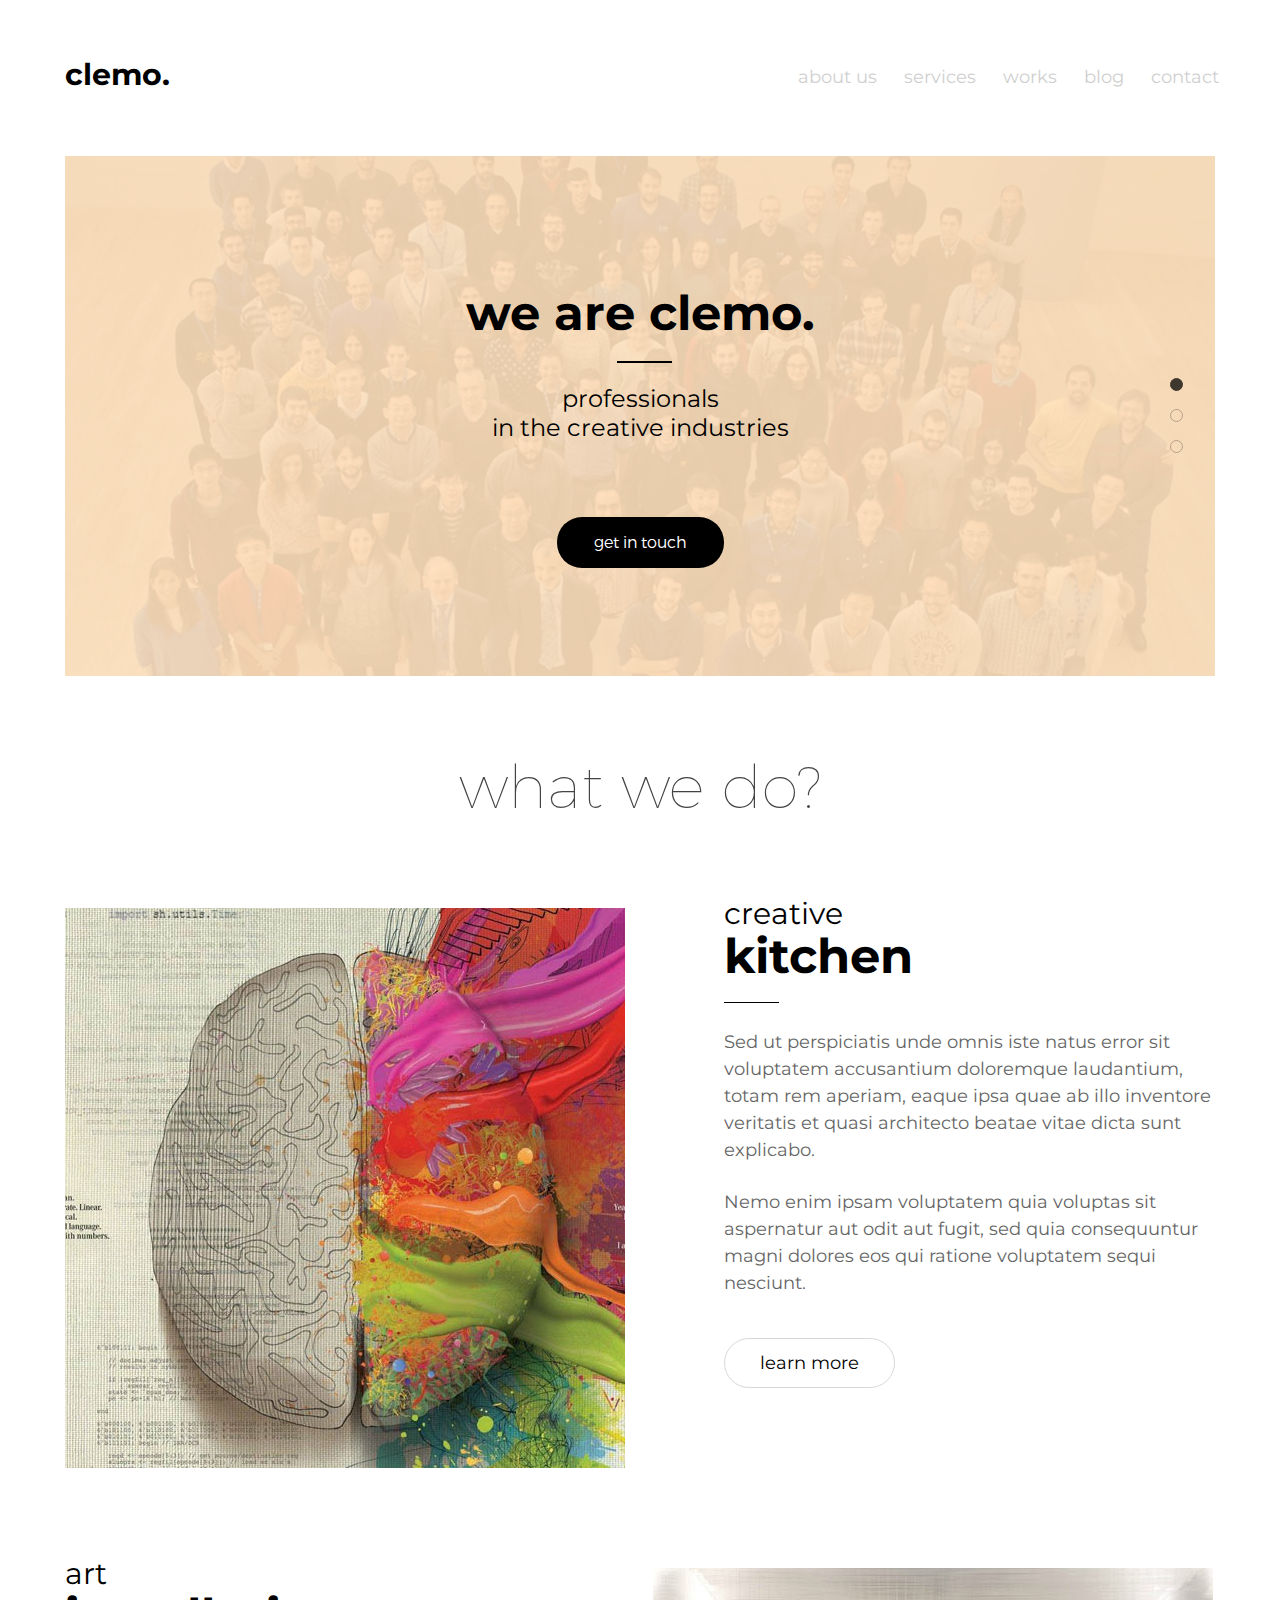
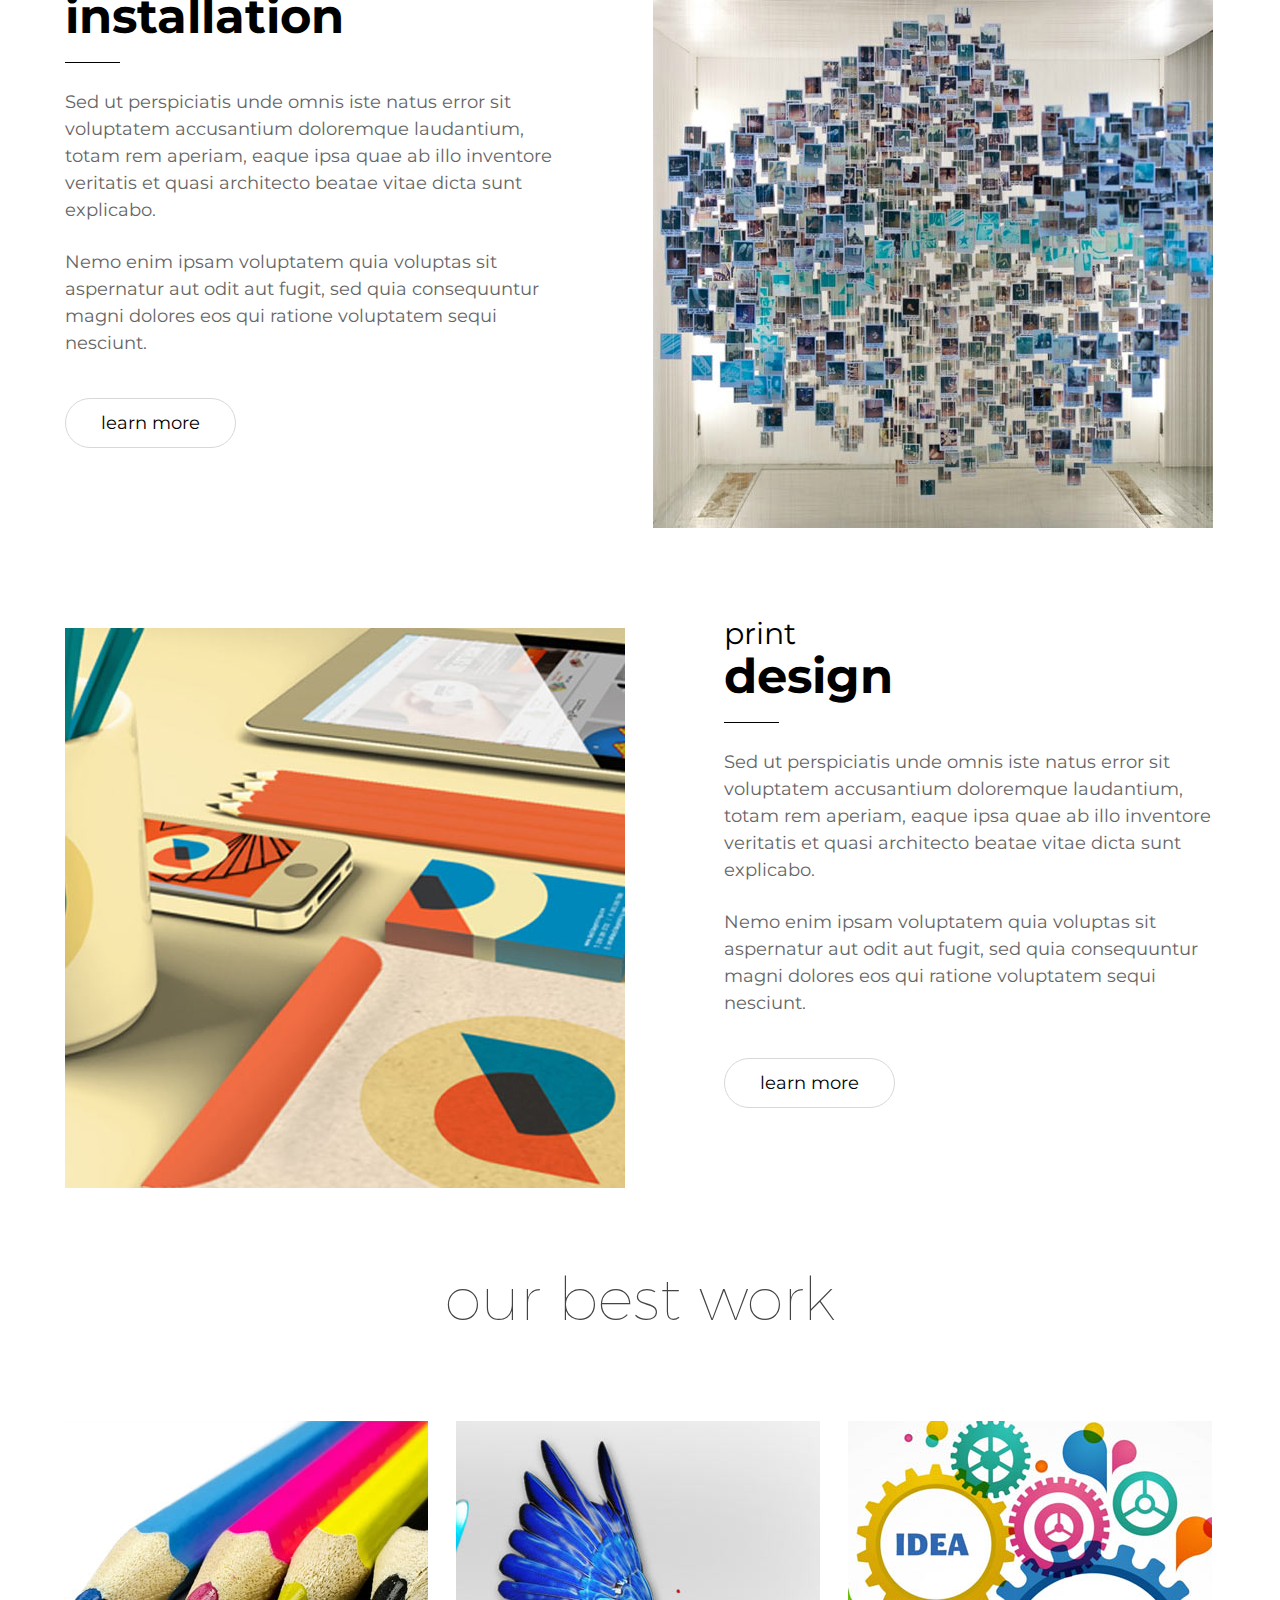
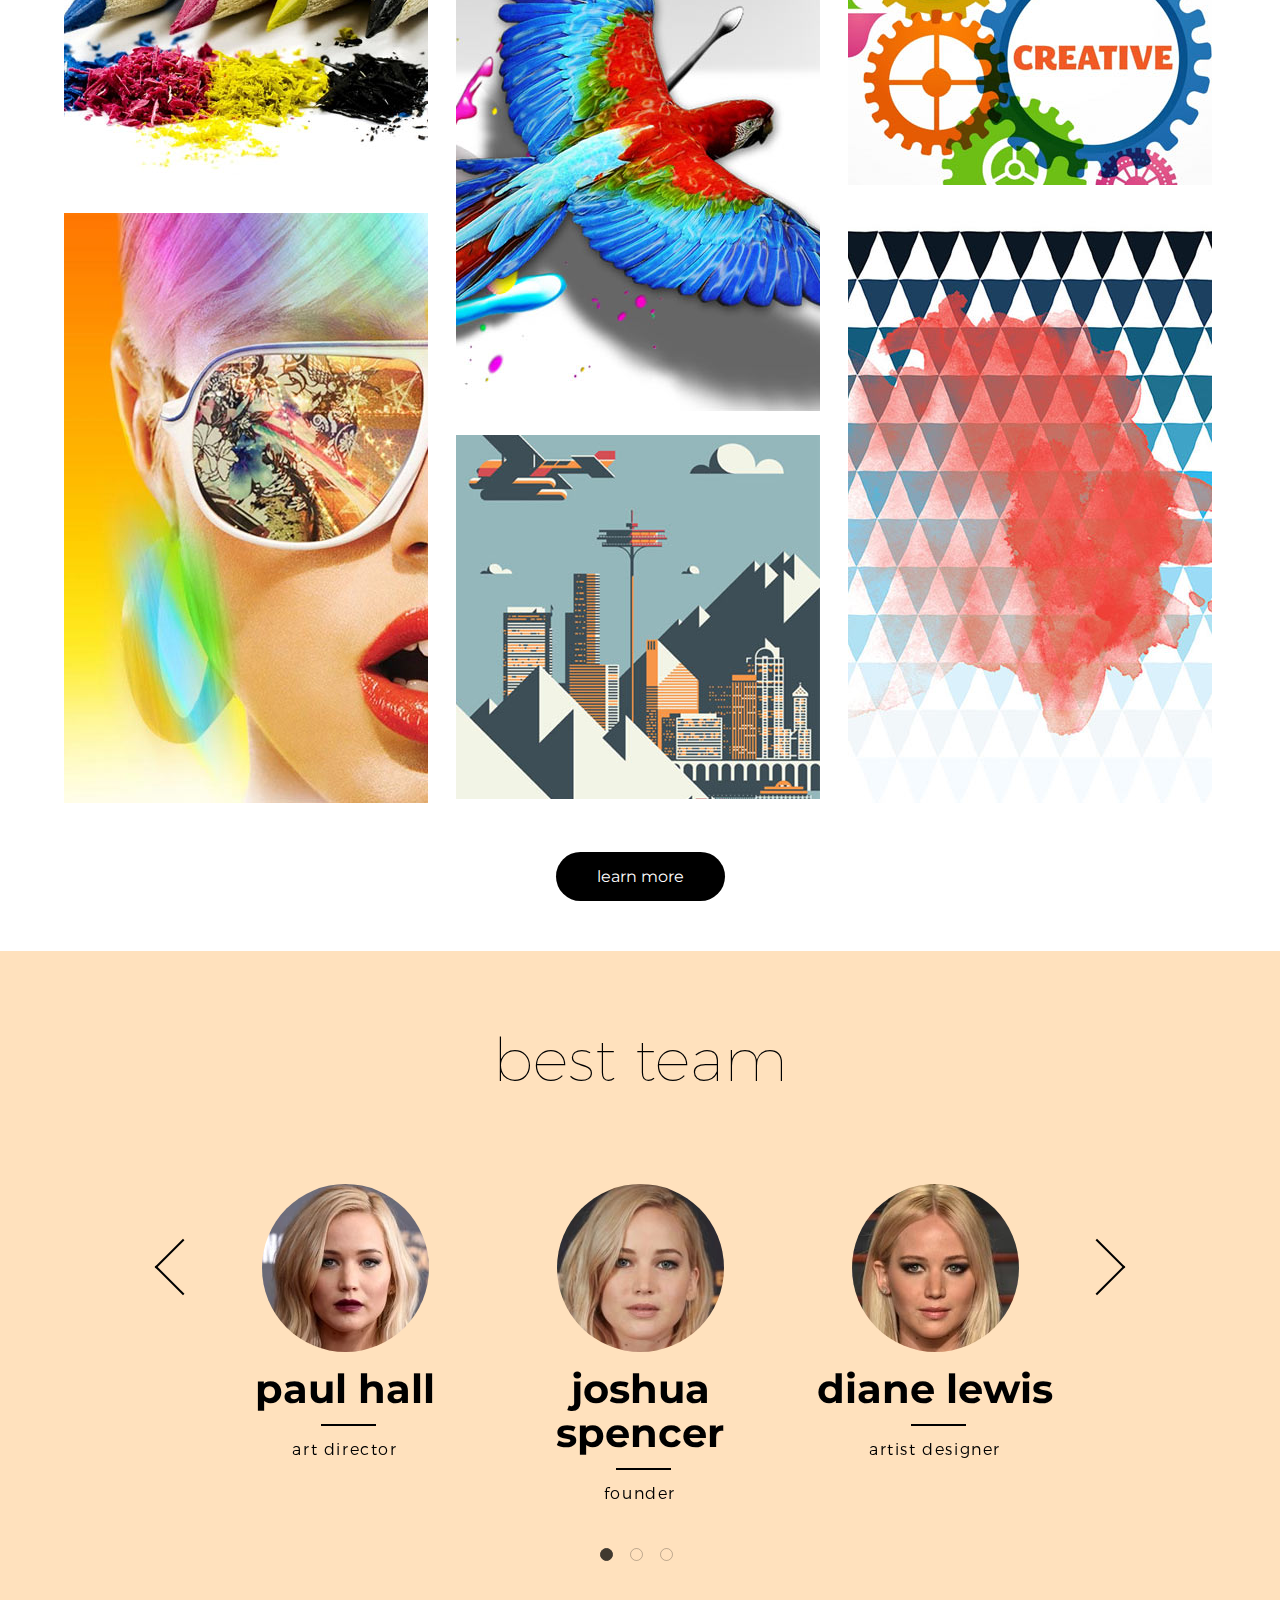
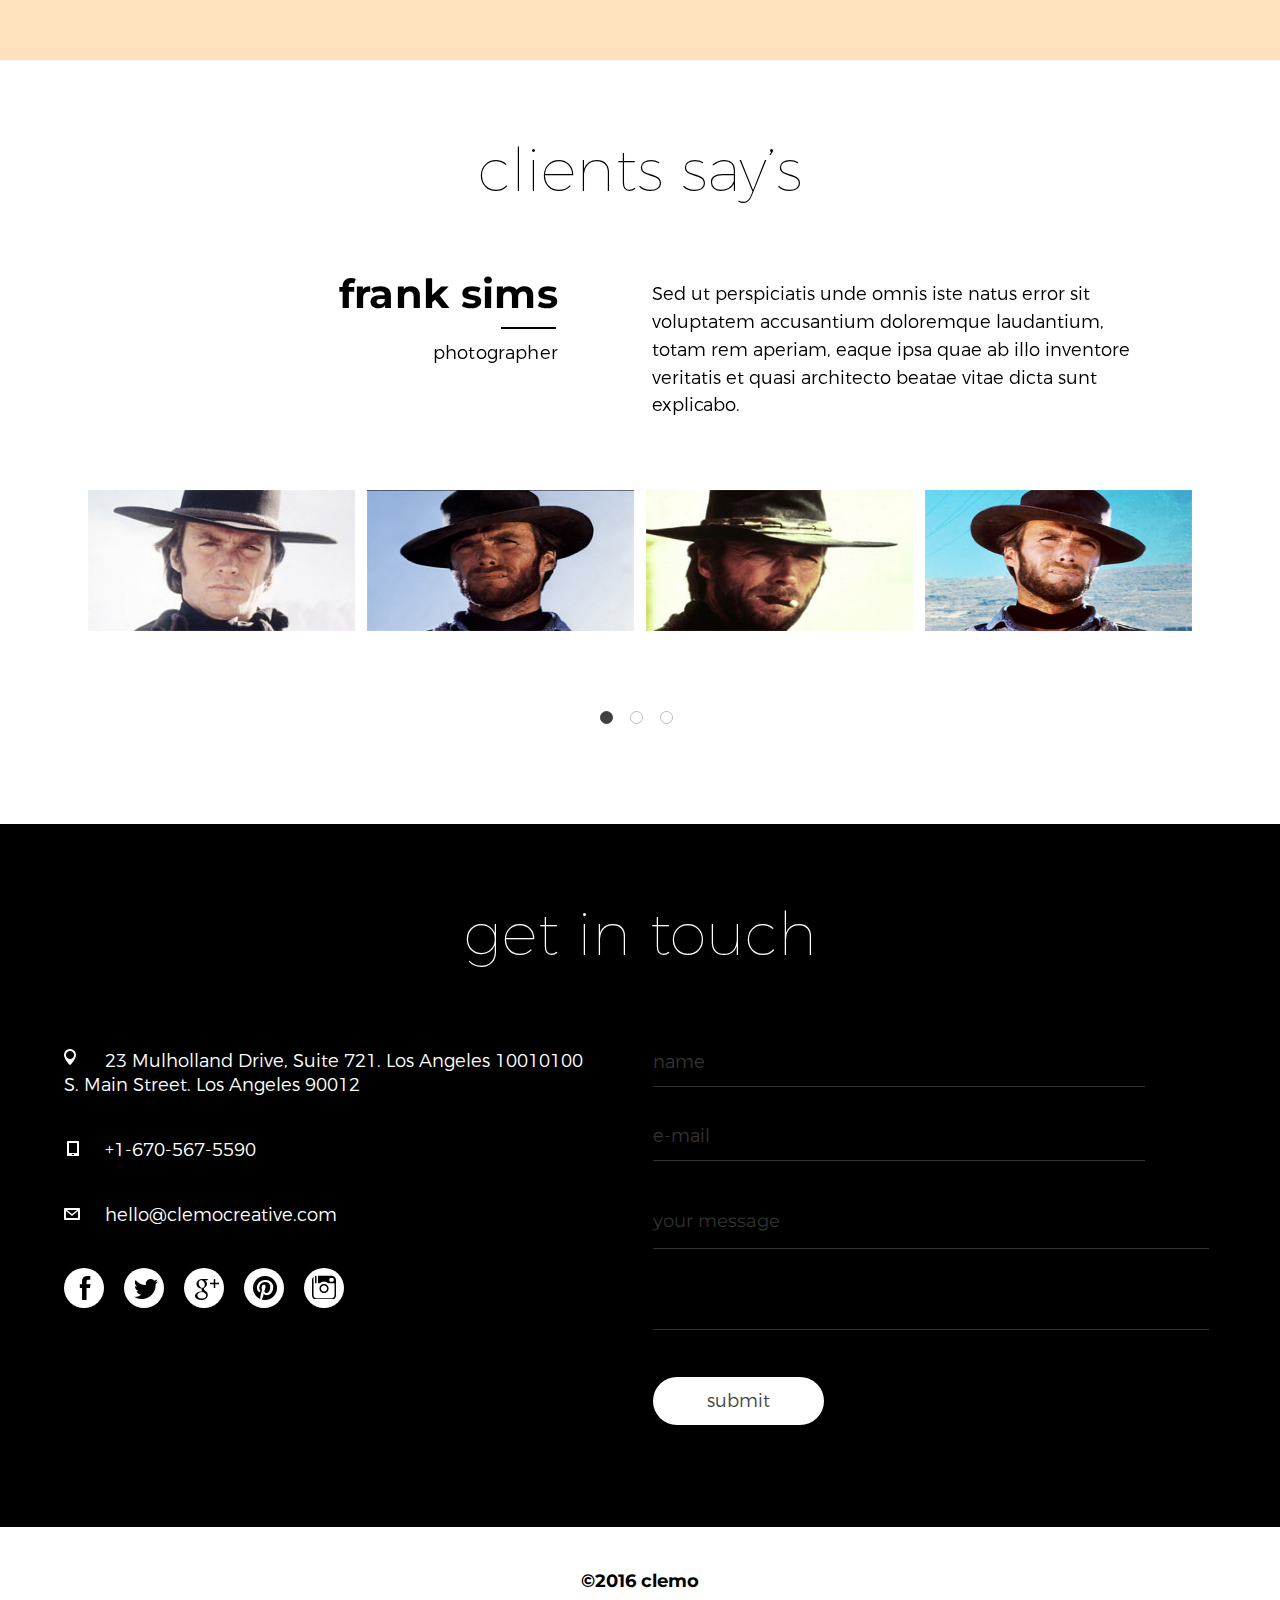
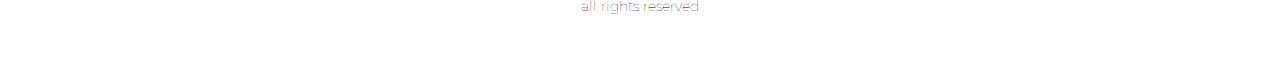
<file: maket2/index.html>
<!DOCTYPE html>
<html lang="en">
<head>
	<meta charset="UTF-8">
	<title>Document</title>
	<link rel="stylesheet" href="slick/slick.css">
	<link rel="stylesheet" href="slick/slick-theme.css">
	<link href="https://fonts.googleapis.com/css?family=Montserrat:400,700" rel="stylesheet">		
	<link rel="stylesheet" href="css/style.css">
	<meta name="viewport" content="width=device-width">
</head>
<body>
	<header class="header">
		<h3>clemo.</h3>
		<div class="burger">
			<span class="slick_nav nav1"></span>
			<span class="slick_nav nav2"></span>
			<span class="slick_nav nav3"></span>
		</div>
		<nav class="nav">
			<ul class="menu">
				<li class="menu__item"><a class="menu__link" href="">about us</a></li>
				<li class="menu__item"><a class="menu__link" href="">services</a></li>
				<li class="menu__item"><a class="menu__link" href="">works</a></li>
				<li class="menu__item"><a class="menu__link" href="">blog</a></li>
				<li class="menu__item"><a class="menu__link" href="">contact</a></li>
			</ul>
		</nav>
	</header>
	<div class="carousel-box">
		<div class="carousel">
			<div class="carousel__slider">
				<div class="slider__content">
					<h2>we are clemo.</h2>
					<p>professionals<br> in the creative industries</p>	
					<div class="header-button"><a href="" class="header-button__link">get in touch</a></div>
				</div>
			</div>
			<div class="carousel__slider">
				<div class="slider__content">
					<h2>we are clemo.</h2>
					<p>professionals<br> in the creative industries</p>	
					<div class="header-button"><a href="" class="header-button__link">get in touch</a></div>
				</div>
			</div>
			<div class="carousel__slider">
				<div class="slider__content">
					<h2>we are clemo.</h2>
					<p>professionals<br> in the creative industries</p>
					<div class="header-button"><a href="" class="header-button__link">get in touch</a></div>
				</div>
			</div>
		</div>
		<div class="carousel-controls"></div>
	</div>
	<div class="what">
		<p>what we do?</p>
	</div>
	<div class="content"> 
		<div class="content__first content__all">
			<div class="first__image">
				<img src="images/content1.jpg" alt="">
			</div>
			<div class="first__text text__right">
				<h4 class="title">creative</h4>
				<h3 class="title2">kitchen</h3>
				<p class="paragraph">Sed ut perspiciatis unde omnis iste natus error sit voluptatem accusantium doloremque laudantium, totam rem aperiam, eaque ipsa quae ab illo inventore veritatis et quasi architecto beatae vitae dicta sunt explicabo. 
				</p>
				<p class="paragraph paragraph2">Nemo enim ipsam voluptatem quia voluptas sit aspernatur aut odit aut fugit, sed quia consequuntur magni dolores eos qui ratione voluptatem sequi nesciunt. 
				</p>
				<div class="content__button"><a href=""  class="content__button--link">learn more</a></div>
			</div>
		</div>
		<div class="content__second content__all">
			<div class="second__text text__left">
				<h4 class="title">art</h4>
				<h3 class="title2">installation</h3>
				<p class="paragraph">Sed ut perspiciatis unde omnis iste natus error sit voluptatem accusantium doloremque laudantium, totam rem aperiam, eaque ipsa quae ab illo inventore veritatis et quasi architecto beatae vitae dicta sunt explicabo. </p>
				<p class="paragraph paragraph2">Nemo enim ipsam voluptatem quia voluptas sit aspernatur aut odit aut fugit, sed quia consequuntur magni dolores eos qui ratione voluptatem sequi nesciunt.</p>
				<div class="content__button"><a href=""  class="content__button--link">learn more</a></div>
			</div>
			<div class="second__image">
				<img src="images/content2.jpg" alt="">
			</div>
		</div>
		<div class="content__third content__all">
			<div class="third__image">
				<img src="images/content3.jpg" alt="">
			</div>
			<div class="third__text text__right">
				<h4 class="title">print</h4>
				<h3 class="title2">design</h3>
				<p class="paragraph">Sed ut perspiciatis unde omnis iste natus error sit voluptatem accusantium doloremque laudantium, totam rem aperiam, eaque ipsa quae ab illo inventore veritatis et quasi architecto beatae vitae dicta sunt explicabo. </p>
				<p class="paragraph paragraph2">Nemo enim ipsam voluptatem quia voluptas sit aspernatur aut odit aut fugit, sed quia consequuntur magni dolores eos qui ratione voluptatem sequi nesciunt.</p>
				<div class="content__button"><a href=""  class="content__button--link">learn more</a></div>
			</div>
		</div>
		<div class="content__works">
			<div class="best">
				<span>our best work</span>
			</div>
			<div class="grid">
				<div class="grid-item "><img src="images/works1.jpg" alt=""></div>
				<div class="grid-item grid-item--height2"><img src="images/works2.jpg" alt=""></div>
				<div class="grid-item "><img src="images/works3.jpg" alt=""></div>
				<div class="grid-item grid-item--height2"><img src="images/works4.jpg" alt=""></div>
				<div class="grid-item grid-item--height2"><img src="images/works5.jpg" alt=""></div>
				<div class="grid-item "><img src="images/works6.jpg" alt=""></div>
			</div>
			<div class="works__button"><a href="" class="button__link">learn more</a></div>
		</div>
	</div>
	<div class="team">
			<h2>best team</h2>
			<div class="left"></div>
			<div class="right"></div>
		<div class="team__carousel">
			<div class="team__carousel__all carousel1">	
				<div class="all__img"><img src="images/face1.jpg" alt=""></div>
				<h3 class="all__name">paul hall</h3>
				<p class="all__proffesions">art director</p>		
			</div>
			<div class="team__carousel__all carousel2">	
				<div class="all__img"><img src="images/face2.jpg" alt=""></div>
				<h3 class="all__name">joshua spencer</h3>
				<p class="all__proffesions">founder</p>				
			</div>
			<div class="team__carousel__all carousel3">	
				<div class="all__img"><img src="images/face3.jpg" alt=""></div>
				<h3 class="all__name">diane lewis</h3>
				<p class="all__proffesions">artist designer</p>				
			</div>
			<div class="team__carousel__all carousel4">
				<div class="all__img"><img src="images/face1.jpg" alt=""></div>
				<h3 class="all__name">paul hall</h3>
				<p class="all__proffesions">art director</p>					
			</div>
			<div class="team__carousel__all carousel5">	
				<div class="all__img"><img src="images/face2.jpg" alt=""></div>
				<h3 class="all__name">joshua spencer</h3>
				<p class="all__proffesions">founder</p>				
			</div>
			<div class="team__carousel__all carousel6">	
				<div class="all__img"><img src="images/face3.jpg" alt=""></div>
				<h3 class="all__name">diane lewis</h3>
				<p class="all__proffesions">artist designer</p>				
			</div>
			<div class="team__carousel__all carousel7">	
				<div class="all__img"><img src="images/face1.jpg" alt=""></div>
				<h3 class="all__name">paul hall</h3>
				<p class="all__proffesions">art director</p>		
			</div>
			<div class="team__carousel__all carousel8">	
				<div class="all__img"><img src="images/face2.jpg" alt=""></div>
				<h3 class="all__name">joshua spencer</h3>
				<p class="all__proffesions">founder</p>				
			</div>
			<div class="team__carousel__all carousel9">	
				<div class="all__img"><img src="images/face3.jpg" alt=""></div>
				<h3 class="all__name">diane lewis</h3>
				<p class="all__proffesions">artist designer</p>				
			</div>
		</div>
	</div>
	<div class="comments">
		<h2>clients say’s</h2>
	<div class="comments__carousel--box">
		<div class="comments__carousel">
				<div class="comments__text">
					<div class="who">
						<h3 class="all__name who__name">frank sims</h3>
						<h4 class="all__proffesions who__proffesions">photographer</h4>
					</div>
					<div class="review">
						<p>Sed ut perspiciatis unde omnis iste natus error sit<br> voluptatem accusantium doloremque laudantium,<br> totam rem aperiam, eaque ipsa quae ab illo inventore<br> veritatis et quasi architecto beatae vitae dicta sunt<br> explicabo. </p>
					</div>
				</div>	
				<div class="comments__img">
					<img src="images/says1.jpg" alt="">
					<img src="images/says2.jpg" alt="">
					<img src="images/says3.jpg" alt="">
					<img src="images/says4.jpg" alt="">
				</div>
		</div>
		<div class="comments__carousel">
				<div class="comments__text">
					<div class="who">
						<h3 class="all__name who__name">frank sims</h3>
						<h4 class="all__proffesions who__proffesions">photographer</h4>
					</div>
					<div class="review">
						<p>Sed ut perspiciatis unde omnis iste natus error sit<br> voluptatem accusantium doloremque laudantium,<br> totam rem aperiam, eaque ipsa quae ab illo inventore<br> veritatis et quasi architecto beatae vitae dicta sunt<br> explicabo. </p>
					</div>
				</div>	
				<div class="comments__img">
					<img src="images/says1.jpg" alt="">
					<img src="images/says2.jpg" alt="">
					<img src="images/says3.jpg" alt="">
					<img src="images/says4.jpg" alt="">
				</div>
		</div>
		<div class="comments__carousel">
				<div class="comments__text">
					<div class="who">
						<h3 class="all__name who__name">frank sims</h3>
						<h4 class="all__proffesions who__proffesions">photographer</h4>
					</div>
					<div class="review">
						<p>Sed ut perspiciatis unde omnis iste natus error sit<br> voluptatem accusantium doloremque laudantium,<br> totam rem aperiam, eaque ipsa quae ab illo inventore<br> veritatis et quasi architecto beatae vitae dicta sunt<br> explicabo. </p>
					</div>
				</div>	
				<div class="comments__img">
					<img src="images/says1.jpg" alt="">
					<img src="images/says2.jpg" alt="">
					<img src="images/says3.jpg" alt="">
					<img src="images/says4.jpg" alt="">
				</div>
		</div>
	</div>
	</div>
	<footer>
		<div class="footer">
			<h2>get in touch</h2>	
			<div class=" footer__content footer__content--left">
				<div class="contacts adress">
				<div class="contacts__sprite sprite1">					
				</div>
				<span>23 Mulholland Drive, Suite 721. Los Angeles 10010100<br> S. Main Street. Los Angeles 90012</span>
				</div>
				<div class="contacts phone">
				<div class="contacts__sprite sprite2">				
				</div>
				<span>+1-670-567-5590</span>
				</div>
				<div class="contacts mail">
				<div class="contacts__sprite sprite3">					
				</div>
				<span>hello@clemocreative.com</span>
				</div>
				<div class="contacts ">
					<a href="#"><div class="social-link fb"></div></a>
					<a href="#"><div class="social-link tw"></div></a>
					<a href="#"><div class="social-link goog"></div></a>
					<a href="#"><div class="social-link pint"></div></a>
					<a href="#"><div class="social-link inst"></div></a>
				</div>
			</div>
			<div class="footer__content footer__content--right">
				<input type="text" placeholder="name">
				<input type="email" placeholder="e-mail">
				<label for="area">your message</label>
				<textarea name="text" id="area" cols="65" rows="5"></textarea>
				<button class="submit footer__submit">submit</button>
			</div>		
		</div>
		<div class="reserved">
			<h2>&#169;2016 clemo</h2>
			<p>all rights reserved</p>
		</div>
	</footer>
	<script src="js/jq.js"></script>
	<script src="masonry/masonry.pkgd.min.js"></script>
	<script src="slick/slick.min.js"></script>
	<script>
		$('.carousel').slick({
		  dots: true,
		  infinite: true,
		  speed: 500,
		  fade: true,
		  cssEase: 'linear',
		  adaptiveHeight: true,
		  arrows: false,
		  appendDots: $('.carousel-controls'),

		});
		$('.team__carousel').slick({
		  slidesToShow: 3,
		  slidesToScroll: 3,
		  infinite: true,
		  dots: true,
		  prevArrow: ".left",
  		  nextArrow: ".right",
  		  responsive: [{
		  		  	breakpoint: 1024,
		  		  	settings: {
		  		  		slidesToShow: 2,
		  		  		slidesToScroll: 2,
		  		  	}
		  		  },
		  		  {
		  		  	breakpoint: 900,
		  		  	settings: {
		  		  		slidesToShow: 1,
		  		  		slidesToScroll: 1,	
		  		    }
		  			}
		  		   ]
		});
		$('.comments__carousel--box').slick({
		  slidesToShow: 1,
		  slidesToScroll: 1,
		  dots: true,
		  arrows: false,
		});
		$('.grid').masonry({
  		// options
  		itemSelector: '.grid-item',
  		//columnWidth: 10
		});
		$(".burger").on('click', function() { 
			$(".burger").toggleClass('open');
	  		$(".nav").toggleClass('open');
		});  
		$(window).on('resize', function() {      
	  		if ($(window).width()>700) {
	  			$(".nav").removeClass('open');
	  			$(".burger").removeClass('open');
	  			$(".nav1,.nav2,.nav3").removeClass('transform');
	  		}
		});
		$(".burger").on('click', function() { 
			$(".burger").toggleClass('transform');
	  		$(".nav").toggleClass('transform');
	  		$(".nav1,.nav2,.nav3").toggleClass('transform');

	  	});
	</script>
</body>
</html>
</file>
<file: 10/style.css>
*{
	margin: 0;
	padding: 0;
	box-sizing:border-box;
	font-family: sans-serif;
}
form{
	width: 600px;	
	margin: 20px auto;
	padding: 5px;	
}
h1{
	font-size: 14px;
	margin: 10px;	
}
input{
	height: 34px;
	display: table-cell;
}
label{
	padding: 6px 12px;
    font-size: 14px;
    font-weight: 400;
    line-height: 1;
    color: #555;
    text-align: center;
    background-color: #eee;
    border: 1px solid #ccc;
    border-radius: 4px;
    display:table-cell;
}
.form-control{
	padding: 6px 12px;
	display: table;	
	width: 100%;
}
.forms label:first-child{
	border-top-right-radius: 0;
    border-bottom-right-radius: 0;
}
.forms label:last-child{
	border-top-left-radius: 0;
    border-bottom-left-radius: 0;
}
.user{
	width: 535px;	
}
.recipient{
	width: 450px;
}
.dollar{
	width: 496px;
}
.url{
	width: 378px;
}
.button{
	    padding: 6px 12px;
	    background-color: #fff;
	    border-radius: 4px;
	    border:1px solid #ccc;
	    margin-left: 10px;
}
.button:hover{
	cursor: pointer;
	background-color: #555;
}
input[placeholder]{
	padding-left: 10px;
}
</file>
<file: 2/style.css>
span{
	text-decoration: underline;
}
img{
	border: 4px double magenta;
	width: 300px;
}
ol, 
a{
	font-size: 19px;
	color: darkgreen;
	text-align: left;
}
a:hover{
	text-decoration: none;
}
</file>
<file: 3/style.css>
*{
	box-sizing: border-box;
	padding: 0;
	margin: 0;
	font-family: sans-serif;
}
.wrapper{
	width: 1200px;
	border-left:2px dotted black;
	border-right:2px dotted black;
	margin:0 auto;
}
.logo{
	display: inline-block;
	text-decoration: none;
	width:150px;
	text-align: center;
	margin-left: 30px;
	margin-bottom: 40px;
}
.logo:hover{
	opacity: 0.8;
}
.logo img{
	width:150px;
}
.logo span{
	text-transform: uppercase;	
	font-size: 20px;
	color:black;
}
.nav-header{
	border-top:4px solid black;
	border-bottom: 4px solid black;
	padding-left: 30px;
	font-size: 20px;
}
nav li{
	display: inline-block;
}
.nav-header a{
	display: inline-block;
	text-decoration: none;
	color: black;
	padding: 10px 20px;
}
.nav-header a:hover{
	background-color: black;
	color: white;
}
.content{
	padding: 30px;
}
.content img{
	width: 1136px;
}
.content p{
	font-size: 22px;
}
.content h1{
	font-size: 40px;
}
.content h2{
	font-size: 30px;
}
h1,
h2,
p{
	padding-bottom: 6px;
	padding-top: 6px;
}
footer{
	background-color: black;
	color:white;
	text-align: center;
	padding-top:20px;
	padding-bottom: 20px;
	font-size:12px;
}
.footer li{
	padding:10px;
}
.footer a{
	text-decoration: none;
	color:white;

}
.footer a:hover{
	border-bottom:1px dashed white;
}
</file>
<file: 4/style.css>
*{
    margin: 0px;
    padding: 0px;
    box-sizing: border-box;
    font-size: 30px;
}
.wrapper{
    margin: 0 auto;
    width: 800px;
}
.clearfix{
    clear:both;
}
header{
    height:80px;
    background-color: purple;
}
footer{
    background-color: pink;
    height: 80px;
}
.container3 {
    float:left;
    width:100%;
    background:red;
    overflow:hidden;
    position:relative;
}
.container2 {
    float:left;
    width:100%;
    background:yellow;
    position:relative;
    right:30%;
}
.row {
    float:left;
    width:100%;
    background:green;
    position:relative;
    right:40%;
}
.aside1 {
    float:left;
    width:26%;
    position:relative;
    left:72%;
    overflow:hidden;
}
.content {
    float:left;
    width:36%;
    position:relative;
    left:76%;
    overflow:hidden;
}
.aside2 {
    float:left;
    width:26%;
    position:relative;
    left:80%;
    overflow:hidden;
}
</file>
<file: 5/style.css>
*{
	margin: 0;
	padding: 0;
	box-sizing: border-box;
}
/*Header*/
header{
	height:100px;
	background-color: lightgray;
	font-size: 28px;
}
li a{
	text-decoration: none;
	color: black;
}
.header li a:hover{
	color:brown;
}
ul.header li{
	display: inline-block;
	margin-top:20px;
	margin-left:250px;
	border:2px solid black;
	padding: 10px;
}
/*content*/
h2{
	font-size: 32px;
	font-style: italic;
	color:brown;
	padding-left: 10px;
	clear:both;
}
.about{
	background-color: grey;
	height: 200px;
}
.about p{
	font-size: 25px;
	padding-left: 200px;

}
.about img{
	float:left;
	height:200px;
}
.portfolio{
	background-color: lightgray;
}
.photo{
	box-shadow: 0 0 25px 0 gray;
	float: left;
	margin:10px;
	opacity: 0.8;
}
.photo:hover{
	opacity: 1;
}
.clearfix{
	clear: both;
}
.glasses,
.other{
	width: 400px;
	height: 266px;
}
.under,
.shoes
{
	width: 400px;
	height: 400px;
}
.contacts{
	text-align: center;
	color:brown;
	background-color: grey;
	font-size: 20px;
}
/*footer*/
footer{
height:60px;
background: lightgrey;
text-align: center;
padding:10px;
}
ul.footer li{
	display: inline-block;
	padding:15px;
	font-size: 20px;
}
.footer li a:hover{
	text-decoration: underline;
	color:blue;
}
</file>
<file: 6/style.css>
*{
	margin: 0;
	padding: 0;
	box-sizing: border-box;
	font-family: arial, sans-serif;
}
body{
	background-color: #f1f1f1;
	width: 1200px;
}
/*header*/
.header{
	width: 1200px;
	background-size: 100%;
	height: 470px;
	background-color: #69d2e7;
	border-top:5px solid #fa6900;
}
.logo{
	float:left;
}
.title{
    margin-left: 62px;
}
.title h2{
	font-size: 20px;
	text-transform:uppercase;
}
.title p{
	font-size: 17px;
}
.logo-title{
	margin-left: 100px;
	margin-top: 42px;
}
.hello{
	text-align: center;
	margin-top: 105px;
}
.hello h2{
	font-size: 83px;
	text-transform: uppercase;
	color: #fff;
}
.hello p{
	font-size: 32px;
	text-transform: uppercase;
	color: #fff;
	font-weight: bold;
}
/*about us*/
.about-us{
	position: relative;
	z-index: 1;
	width: 834px;
	background-color: white;
	min-height: 286px;
	margin-top:-98px;
	margin-left: 184px;
	border-radius: 10px;
	box-shadow: 0px 0px 20px 0px rgba(0, 0, 0, 0.2);
}
.about-us-text h2{
	text-transform: uppercase;
	font-size: 36px;
	padding-top: 47px;
	text-align: center;
}
.about-us-text p{
	padding-top: 63px;
	font-size: 22px;
	padding-left: 32px;
	padding-right: 29px;
}
.content-main{
	display: inline-block;
	margin-top: 67px;
	margin-left: 133px;
	margin-bottom: 44px;
	width: 200px;
	text-align: center;	
}
.content-main-first{
	margin-left: 167px;
}
.content-main-icon{
	display: inline-block;
	width: 162px;	
	height: 162px;
	background-color: #fff;	
	border-radius: 9px;	
}
.main-icon-first{
	padding-left: 184px;
}
.content-main-icon img{
	padding-top: 35px;
}
.text{
	font-size: 24px;
	margin-top: 28px;
}
.orange-content{
	background-color: #fa6900;
	min-height: 532px;
}
.orange-content-text{
	padding-left: 100px;
	padding-top: 143px;
	color:white;
	display: inline-block;
}
.orange-content-text h2{
	font-size: 26px;
}
.orange-content-text h3{
	font-size: 22px;
	font-weight: normal;
}
.orange-content-text p{
	font-size: 16px;
	padding-top: 30px;
	width: 419px;
}
.orange-content-img{
	width: 618px;
	background-color: white;
	height: 532px;
	margin-right: 0px;
	float:right;
	border-top-left-radius:250px 350px;
	border-bottom-left-radius:250px 350px;
}
.orange-content-img img{
	margin-top: 46px;
	margin-left: 93px;
}
/*post-content*/
.clear{
	clear:both;
}
.logo-content{
	float:left;
	padding-top: 92px;
	padding-left: 101px;
}
.title-content{
	padding-top: 92px;
	padding-left: 161px;
}
.title-content h2{
	text-transform:uppercase;
}
.text-content{
	width: 453px;
	padding-left: 100px;
	padding-top: 110px;
	font-size: 16px;
}
.text-content p + p{
	padding-top: 40px;
}
.post-content-right{
	width: 500px;
}
.post-content-right a{
	display: block;
	color:black;
	text-decoration:none;
}
.post-text{
	font-size: 14px;
	display: inline-block;
	width: 310px;
	margin-left: 29px;	
}
.post-text h3{
	font-size: 14px;
	padding-bottom: 25px;
}
.post-text-last{
	padding-bottom: 48px;
}

.post-icon{
	display: inline-block;
	width: 94px;
	height:94px;
	background-color: white;
	box-shadow: 0px 0px 10px 0px rgba(0, 0, 0, 0.2);
	margin-top: 31px;
}
.icon-first{
	margin-top: 54px;
}
.post-icon img{
	padding-top: 11px;
	padding-left: 6px;
}
.post-content-post{
	float:right;
	padding-top: 92px;
}
.post-content-post h2{
	font-size: 26px;
}
/*footer*/
.footer{
	background-color: #69d2e7;
	height: 68px;
	color:white;
	font-size: 14px;
}
.footer p{
	padding-top: 28px;
}
.footer-text-left{
	float:left;
	padding-left: 100px;
}
.footer-text-right{
	float:right;
	padding-right: 100px;
}
.footer a{
	text-decoration: none;
	color: white;
}
</file>
<file: 7/style.css>
*{
	font-size: 36px;
	font-family: arial, sans-serif;
}
a{
	color:black;
	text-decoration: none;
	position: relative;
}
li{
	list-style: none;
}
li::before{
	content: "★";
}
li li::before{
	content: "❤"
}
li li li::before{
	content: "☀"
}
a::before{
	content:'';
	width:50%;
	height: 2px;
	background-color: black;
	position:absolute;
	top:35px;
}
a:hover::before{
	width: 100%;
}
</file>
<file: 8/style.css>
*{
	margin: 0;
	padding: 0;
	box-sizing: border-box;
}
.battery-1,
.battery-2,
.battery-3{
	width: 159px;
	height: 60px;
	border:4px solid black;
	margin: 15px;
}
.battery-1::before{
	content:'';
	width: 50px;
	height: 52px;
	background-color: #ed1c24;
	display: block;
}
.battery-1::after{
	content: '';
	width: 6px;
	height: 20px;
	position:relative;
	display: block;
	background-color: black;
	bottom:36px;
	left:155px;
}
.battery-2::before{
	content:'';
	width: 99px;
	height: 52px;
	background-color: #ffc60b;
	display: block;
}
.battery-2::after{
	content: '';
	width: 6px;
	height: 20px;
	position:relative;
	display: block;
	background-color: black;
	bottom:36px;
	left:155px;
}
.battery-3{
	background-color: #00a055;
}
.battery-3::after{
	content: '';
	width: 6px;
	height: 20px;
	position:relative;
	display: block;
	background-color: black;
	top:15px;
	left:155px;
}
.angle p{
	color:white;
	padding-top: 25px;
	padding-left: 24px;
}
.angle{
	margin: 15px;
	width: 362px;
	height: 66px;
	position: relative;
	background-color: #008000;
}
.angle::before{
	content:'';
	position: absolute;
	width: 354px;
	height: 66px;
	left: 4px;
	top:-4px;
	border-top: 4px solid #008000;
	border-bottom: 4px solid #008000;
}
.button{
	font-family: sans-serif;
	width: 160px;
	height: 40px;
	background-color: #ffc4df;
	margin: 40px;
	padding-top:8px;
	text-align: center;
	box-shadow: 0 0 0 4px #ffc4df,0 0 15px 0;
	border-radius:30px;
	border:2px solid white;
	background:linear-gradient(#ffc4df,white 50%, #ffc4df);
}
</file>
<file: 9/style.css>
@font-face{
	font-family: 'Montserrat-Light';
	src:url(monsterrat/Montserrat-Light.otf);
}
@font-face{
	font-family: 'Montserrat-Regular';
	src:url(monsterrat/Montserrat-Regular.otf);
}
*{
	box-sizing: border-box;
	padding: 0;
	margin: 0;
	font-family:'Montserrat-Light' ,sans-serif ;
	border:none;
}
body{
	background-image: linear-gradient(to right,#fff,#e5e5e5);
}
thead th{
	font-family:'Montserrat-Regular' ,sans-serif;
	color:#dc1f26;
	text-align:left;
	padding:23px 0 19px 28px;
}

table{
	width: 1140px;
	background-color: #fff;
	margin: 333px auto;
	border-collapse: collapse;
	box-shadow: 0px 31px 53px -7px rgba(232,232,232,0.8)
}
th,
td:last-child 
{
	text-transform:uppercase;
}
tr td:first-child{
	width: 950px;
	padding-left: 31px;
	border-right:2px solid #f1f1f1;
}
tr td:last-child{
	width: 190px;
}
tbody tr:nth-child(even){
	background-color: #fbfbfb;
}
tbody tr:hover{
	background-color: #d4d4d4;
	cursor:pointer;
	color:#dc1f26;
}
td{
	padding: 10px;
}
tbody tr:first-child td{
	padding-top: 29px;
}
tbody tr:last-child td{
	padding-bottom: 23px;
}
td:first-child{
	padding-left: 30px;
}
td:last-child{
	padding-left: 23px;
	color:#dc1f26;
}
td:last-child:hover::after{
	content:'';
	display: block;
	height: 2px;
	width: 132px;
	background-color: #dc1f26;
}
</file>
<file: maket1/css/style.css>
@font-face{
	font-family: 'QuicksandBold-Regular';
	src:url(../fonts/QuicksandBold-Regular.otf);
}
@font-face{
	font-family: 'quicksand.book-regular';
	src:url(../fonts/quicksand.book-regular.otf);
}
*{
	margin: 0;
	padding: 0;
	box-sizing: border-box;
	font-family: 'QuicksandBold-Regular',sans-serif;
}
header{
	background-image: url(../images/bcg.jpg);
	background-size: cover;
	max-height: 100vh;
	min-height: 420px;
	position: relative;
	background-position: 50% 50%;
}
.header-top{
	padding-top: 40px;
	max-width: 1184px;
	margin:0 auto;

}
.header-top-logo{
	display: inline-block;
}
.header-top-logo img{
	padding-left: 14px;
}
.header-top-nav{
	display: inline-block;
	float:right;
}
.header-top-nav ul{
	padding-right: 19px;
	padding-top: 6px;
}
.header-top-nav ul li{
	display: inline-block;
}
.header-top-nav ul li a{
	text-decoration: none;
	font-size: 18px;
	color:white;
	padding-left: 50px;
}
.header-top-nav::after{
	content:'';
	clear:both;
}
li img{
	padding-top: 4px;
}
/*header-tex*/
.header-text{
	max-width: 1184px;
	margin:0 auto;
	text-align: center;
	color:white;
	padding-top: 214px;
}
.header-text h1{
	font-size: 60px;
}
.header-text p{
	font-size: 20px;
	font-family: 'quicksand.book-regular',sans-serif;
	padding-bottom: 347px;
	padding-top: 10px;	
	font-weight: 100;
}
.header-text a::before{
	content: '';
	display: inline-block;
	width: 17px;
	height: 17px;
	transform: rotate(45deg);
	position: absolute;
	border-right:8px solid white;
	border-bottom:8px solid white;
	bottom:50px;
}
/*trekking*/
.trekking-wrapper{
	background-color: #f5f6f7;
	min-height: 143px;
	color:black;
	text-transform: uppercase;
}
.trekking{
	max-width: 1184px;
}
.checkbox{
	display: inline-block;
	padding-top: 62px;
	padding-left: 14.5%;
}
label{
	position: relative;
	font-size: 18px;
	padding-right: 77px;
}
.checkbox [type="checkbox"]{
	display: none;
}
.checkbox label::before {
	content:'';
	display:block;
	height:21px;
	width:21px;
	border:2px solid #cccccc;
	border-radius: 2px;
	position:absolute;
	top:-2px;
	left:-42px;
}
.checkbox input[type=checkbox]:checked + label:before {
    content: "";
	background-image: url(../images/check.png);
	background-repeat:no-repeat;
	height:21px;
	width:21px;
	border:2px solid #ab9c79;
	border-radius: 2px;
	color: #ab9c79;
	background-position:center center;
}
.submit{
	padding: 18px 33px;
	background-color: #aa9b77;
	color:white;
	border:none;
	border-radius: 3px;
	font-size: 14px;
	float: right;
	margin-top: 46px;
	text-transform: uppercase;
	margin-right: -34px;
}
.trekking::after{
	content:'';
	clear:both;
}
/*products*/
.sprite{
	width: 11px;
	height: 14px;
	background-image: url(../images/sprite.png);
	background-repeat: no-repeat;
	display: inline-block;
	margin-top: 5px;
}
.right{
	background-position: -17px 0px;
}
.products{
	max-width: 1184px;
	margin:0 auto;
}
.products-size{
	height: 15%;
	position: relative;
}
.circle{
	width: 21px;
	height: 21px;
	display: inline-block;
	border-radius: 50%;
}
.blue{
	background-color: #165eb9;
}
.yellow{
	background-color: #ffe637;
}
.black{
	background-color: #535253;
}
.pink{
	background-color: #d3a7ac;
}
.products-size span{
	max-width: 100%;
    max-height: 100%;
    overflow: hidden;
    text-transform: uppercase;
    line-height: 40px;
    padding-top: 50px;
}
.products-size span:not(.backpack)::after{
	content: '';
	display: inline-block;
	width: 10px;
	height: 10px;
	background: transparent;
	border-right:2px solid black;
	border-bottom:2px solid black;
	transform:rotate(45deg);
	margin-left: 20px;
}
.products-size ul{
	display: inline-block;
	float:right;
	padding-right: 15px;
	padding-top: 15px;
}
.products-size ul::after{
	content:'';
	clear:both;
	display: inline-block;
}
.products-size ul li{
	list-style: none;
	display: inline-block;
}
.products-size span:hover{
	cursor:pointer;
}
#ul{
	display: none;
	position: absolute;
	left:5px;
}
#ul li{
	display:block;
	padding: 9px;	
	border: 2px solid #aa9b77;
	border-radius: 3px;
	margin-top: -2px;
	text-align: center;	
}
#ul li a{
	text-decoration: none;
	color:black;		
}
#ul li:hover{
	background-color: #aa9b77;
}
.products-img{
	height: 70%;
	text-align: center;
	line-height: 250px;
}
.products-price{
	height: 15%;
	text-transform: uppercase;
	position: relative;
	overflow: hidden;
}
.products-price span:first-child{
	color: #aa9b77;
	padding-left: 18px;
	font-size: 18px;
	padding-top: 15px;
	float:left;
}
.products-price span:last-child{
	color: #424242;
	float:right;
	padding-right: 19px;
	font-size: 22px;
	padding-top: 11px;
}
.products-price span:last-child:after{
	content: '';
	clear:both;
	display: block;
}
.products-img img{
	max-width: 100%;
    max-height: 100%;
    margin: 0 auto;
    vertical-align: middle;
}
.products-men-box,
.products-women-box,
.products-child-box{
	position: relative;
}
.men-pages,
.child-pages{
	position: absolute;
	color: #aa9b77;
	letter-spacing: 5px;
	right:3.6%;
	top:43px;
}
.men-pages a,
.women-pages a,
.child-pages{
	color: #aa9b77;
	text-decoration: none;
}
.women-pages{
	position: absolute;
	color: #aa9b77;
	letter-spacing: 5px;
	left:4.5%;
	top:47px;
}
.products-men h2,
.products-child h2{
	text-transform: uppercase;
	padding-top: 82px;
	font-size: 20px;
	position: relative;
	padding-left: 4%;
	color: #424242;	
}
.products-men h2::before{
	content: '';
	background-color: #cccccc;
	position: absolute;
	width: 84.1%;
	height: 2px;
	left:11.9%;
	bottom:9px;
}
.products-women h2{
	text-transform: uppercase;
	padding-top: 94px;
	text-align: right;
	position:relative;
	font-size: 20px;
	padding-right: 44px;
	top:-5px;	
	color: #424242;
}
.products-women h2::before{
	content: '';
	background-color: #cccccc;
	position: absolute;
	width: 84.1%;
	height: 2px;
	right:11.2%;
	bottom:11px;
}
.products-women-box
{
	padding-top: 104px;
	padding-bottom: 131px;	
}
.products-child-box{
	padding-top: 115px;
	padding-bottom: 133px;
}
.products-child h2{
	text-transform: uppercase;
	padding-top: 94px;
	position: relative;
}
.products-child h2::before{
	content: '';
	background-color: #cccccc;
	position: absolute;
	width: 84.1%;
	height: 2px;
	left:14%;
	bottom:9px;
}
.products-men-box{
	padding-top: 94px;
}
.products-men-box::after,
.products-women-box::after,
.products-child-box::after
{
	content: '';
	clear: both;
	display: block;
}
.box-all{
	width: 27%;
	height: 378px;
	min-height:300px;
	background-color: #f5f6f7;
	margin-left: 48px;
	border:6px solid transparent;
	margin-right: 16px;
}
.box-all:hover{
	border:6px solid #aa9b77;
	border-radius:6px;
}
/*about-us*/
.about-us{
	background-color: #aa9b77;	
}
.about-us-content{
	max-width: 1184px;
	margin: 0 auto;
	text-align: center;
	position: relative;
}
.about-us-content h2{
	display: inline-block;
	position: absolute;
	color:#837659;
	font-size: 20px;	
	background-color: #aa9b77;	
	top:66px;
	left:50%;
	text-transform: uppercase;
	padding-right: 13px;
	padding-left: 13px;
	transform: translateX(-50%);
}
.about-us-content p{
	display: inline-block;
	color: #424242;
	background-color: #aa9b77;	
	margin-bottom: 70px;
	margin-top: 77px;
	border:2px solid #918363;
	padding:83px 120px 71px 120px;
	line-height: 1.5em;
	letter-spacing: 
}
/*footer*/
footer{
	background-color: #424242;
	color:white;
}
.footer-top{
	background-color: #535253;
	font-family: 'quicksand.book-regular',sans-serif;
}
.footer-top-content{
	max-width: 1184px;
	margin:0 auto;
	padding-top: 25px;
	padding-bottom: 19px;
}
.footer-top-content img{
	padding-left: 15px;
}
.footer-top-content span{
	padding-left: 15px;
	vertical-align: top;	
}
.footer-bottom{
	background: #424242;
}
.footer-text{
	display: inline-block;
	padding-top: 104px;
	text-transform: uppercase;
	padding-left: 98px;
}
.footer-text p{
	font-size: 10px;
	padding-top: 14px;
	line-height: 2em;
	padding-bottom: 120px;
}
.footer-text h2{
	font-size: 20px;
}
.footer-menu{
	display: inline-block;
	float: right;
	padding-right: 105px;
	padding-top: 151px;
}
.footer-menu ul li{
	display: inline-block;
}
.footer-menu ul li a{
	text-decoration: none;
	color:white;
	position: relative;
	padding-left: 7px;
	text-transform: uppercase;
	font-size: 14px;
}
.footer-menu ul li a::before{
	content: '';
	display: inline-block;
	height: 13px;
	width: 1px;
	background-color: white;
	position: absolute;
	top:2px;
	left:3px;
	font-size: 14px;		
}
.footer-menu ul li:first-child a::before{
	display: none;
}
.footer-menu p{
	font-size: 18px;
	text-align: right;
	padding-top: 9px;
}
.footer-menu::after{
	content: '';
	clear: both;
	display: block;	
}
.footer-bottom::after{
	display: block;
	content: '';
	clear:both;
}
/*media*/
@media screen and (max-height:580px){
	.header-text{
	padding-top: 20px;
}
}
@media screen and (max-width:1250px){
	.submit{
	margin-right: 15px;
	padding: 18px 23px;
}
	.products-price span:first-child{
		font-size: 13px;
	}
	.products-price span:last-child{
		font-size: 18px;
	}
}
@media screen and (max-width:1050px){
	.products-women h2::before{
		width: 70%;
		right:30%;
	}
	.products-men h2::before{
		width: 70%;
		left:30%;
	}
	.products-child h2::before{
		width: 40%;
		left:50%;
	}
}
@media screen and (max-width:800px){
	label{
		display: block;
		padding-bottom: 15px;
	}
	.checkbox label::before {
	content:'';
	display:block;
	height:21px;
	width:21px;
	border:2px solid #cccccc;
	border-radius: 2px;
	position:absolute;
	bottom:15px;
	left:-42px;
	}
	.box-all{
		margin-left: 30px;
		margin-right: 30px;
	}
	.footer-menu{
		float:none;
		padding-left: 68px;
		padding-top: 30px;
		padding-bottom: 30px;
	}
	.footer-text p{
		padding-bottom: 10px;
	}
}
@media screen and (max-width:450px){
	.header-text h1{
		font-size: 25px;
	}
	.header-top-nav ul li a{
	text-decoration: none;
	font-size: 14px;
	color:white;
	padding-left: 10px;
}
	.submit{
		padding:25px 4px;
		margin-right: 5px;
		margin-bottom: 50px;
	}
	label{
		padding-right: 30px;
}
	.footer-top{
		font-size: 12px;
	}
		.products-women h2::before{
		width: 50%;
		left:0;
	}
	#ul li{
	padding: 4px;	
	margin-top: -2px;
}
.size{
	margin-top: 10px;
}
.footer-menu ul li{
	display: block;
	padding-top: 20px;
	padding-bottom: 20px;
}
.footer-menu ul li:first-child a::before{
	display: block;
}
.footer-text{
	padding-left: 30px;
	padding-right: 30px;
}
}
</file>
<file: maket2/css/style.css>
@font-face{
	font-family: 'Montserrat Hairline';
	src:url(../fonts/montserrat-hairline.ttf);
}
@font-face {
    font-family: 'montserrathairline';
    src: url('../fonts/montserrat-hairline-webfont.woff');
}
@font-face{
	font-family: 'Montserrat-Light';
	src:url(../fonts/Montserrat-Light.otf);
}
*{
	margin: 0;
	padding: 0;
	box-sizing: border-box;
	font-family: 'Montserrat',sans-serif;
}

.header
	{
	max-width: 1250px;
	margin:0 auto;
	padding-bottom: 63px;
	overflow: hidden;
}
.header h3{
	font-size: 30px;
	display: inline-block;
	padding-left: 50px;
	padding-top: 56px;
}
.nav{
	display: inline-block;
	float:right;
	padding-top: 66px;
	padding-right: 46px;
}
.nav::after{
	content:'';
	display: block;
	clear: both;
}
.menu__item{
	display: inline-block;
}
.menu__link{
	text-decoration: none;
	color:#cfcfcf;
	font-size: 18px;
	padding-left: 23px;
}
/*slider*/
.carousel{
	max-width: 1180px;
	margin: 0 auto;
}
.carousel__slider{		
	background-image: url(../images/slider1.jpg);
	background-size: cover;
	height:520px;	
	background-position: 50% 50%;
	margin-bottom: 42px;
	text-align: center;
	margin-right: 15px;
	margin-left: 15px;
}
.slider__content{
	background-color:rgba(255,225,189,0.9);
	width: 100%;
	height: 100%;
	position: relative;
}
.slider__content h2::after{
	content: '';
	display: block;
	width: 55px;
	height: 2px;
	background-color: #000;
	position: absolute;
	left:48%;
	top:39.5%;
}
.slider__content h2{
	font-size: 48px;
	padding-top: 128px;
}
.slider__content p{
	font-size: 24px;
	padding-top: 42px;
}
.header-button{
	margin-top: 75px;
	padding:15px 37px;
	border-radius: 25px;
	border:none;
	background-color: #000;
	color:white;
	cursor:pointer;
	display: inline-block;
}
.header-button__link{
	text-decoration: none;
	color: white;
	font-family:'Montserrat-Light',sans-serif;
}
.what{
	max-width: 1150px;
	margin: 0 auto;
}
.what p{
	text-align: center;
	padding-bottom: 88px;
	font-size: 60px;
	font-family: 'Montserrat Hairline','montserrathairline',sans-serif;
	color: #444444;
}
.best{
	margin-bottom: 77px;
	margin-top: 68px;
	text-align: center;
}
.best span{	
	font-size: 60px;
	font-family: 'Montserrat Hairline','montserrathairline',sans-serif;
	color: #444444;
}
/*content*/
.content{
	max-width: 1180px;
	margin: 0 auto;
}
.content__all{
	margin-left: 15px;
	margin-right: 15px;
}
.text__left{
	padding-right: 84px;
	vertical-align: top;
}
.text__right{
	padding-left: 84px;
	vertical-align: top;
}
.title{
	font-size: 30px;
	padding-bottom: 7px;
	line-height: .4em;
	font-weight: normal;
}
.title2{
	font-size: 48px;
	position: relative;
	padding-bottom: 44px;
}
.title2::after{
	content:'';
	background-color: #000;
	width: 55px;
	height: 1px;
	position: absolute;
	top:75px;
	left:0;
}
.paragraph{
	font-size: 18px;
	color: #656565;
	line-height: 1.5em;
}
.paragraph2{
	padding-top: 25px;
}
.content__button{
	background-color: #fff;
	padding:12px 35px;
	border:1px solid #d8d8d8;
	border-radius: 25px;
	margin-top: 41px;
	margin-bottom: 50px;
	cursor:pointer;
	font-size: 18px;
	font-family:'Montserrat-Light',sans-serif;
	display: inline-block;
	text-decoration: none;
}
/*content first*/
.first__image{
	width: 50%;
	float:left;
	overflow: hidden;
}
.first__text {
 	float:left;
 	width: 50%;
}
.content__first::after{
	display: block;
	content:'';
	clear: both;
}
/*content second*/
.content__second{
	padding-top: 96px;
}
.second__text{
	float:left;
	width: 50%;
}
.second__image{
	float:left;
	width: 50%;
	padding-left: 13px;
	overflow: hidden;
}
.content__second::after{
	display: block;
	content:'';
	clear: both;
}
/*content third*/
.content__third{
	padding-top: 96px;
}
.third__image{
	float:left;
	width: 50%;
	overflow: hidden;
}
.third__text{
	float:left;
	width: 50%;
}
.content__third::after{
	display: block;
	content:'';
	clear: both;
}
.content__button--link{
	text-decoration: none;
	color:black;
}
/*works*/
.content__works{
	text-align: center;
	max-width: 1180px;
	margin: 0 auto;	
}
.works__button{
	display: inline-block;
	padding:15px 41px;
	border-radius: 25px;
	border:none;
	background-color: #000;
	cursor:pointer;
	margin-top: 37px;
	margin-bottom: 50px;
}
.button__link{
	text-decoration: none;
	color:white;
}
.grid{
	max-width: 1180px;
	text-align: center;
}

.grid-item{
	overflow: hidden;
	margin: 12px 14px;
	width: 364px;
	height: 368px;
}
.grid-item img{
	width: 100%;
}
.grid-item--height2{
	height: 590px;
}
/*team*/
.team{
	background-color: #ffe1bd;
	width: 100%;
	height: 10px;
	min-height: 709px;
	text-align: center;	
	position: relative;
}
.left{
	display: block;
	border-bottom:2px solid black;
	border-left:2px solid black;
	width: 40px;
	height: 40px;
	transform: rotate(45deg);
	position: absolute;
	left: 12.7%;
	top:41.8%;
}
.right{
	display: block;
	border-bottom:2px solid black;
	border-left:2px solid black;
	width: 40px;
	height: 40px;
	transform: rotate(-135deg);
	position: absolute;
	right: 12.7%;
	top:41.8%;
}
.left:hover,
.right:hover{
	border-color:white;
}
.team h2{
	height: 99px;	
	font-size: 	60px;
	font-family: 'Montserrat Hairline','montserrathairline',sans-serif;
	padding-top: 70px;	
	font-weight: normal;	
}
.team__carousel{
	padding-top: 134px;
	max-width: 885px;
	margin: 0 auto;
	cursor: pointer;	
}
.team__carousel__all{
	outline: 0;
	width: 170px;
}
.all__img{
	width: 167px;
	height: 167x;
	border-radius: 50%;
	margin: 0 auto;
	overflow: hidden;
}
.all__name{
	font-size: 40px;
	padding-top: 15px;
	position: relative;
	line-height: 1.1em;
}
.all__name::after{
	content:'';
	position: absolute;
	height: 2px;
	width: 55px;
	background-color: #000;
	bottom:-15px;
	left:42%;
}
.all__proffesions{
	padding-top: 28px;
	padding-bottom: 50px;
	font-family:'Montserrat-Light',sans-serif;
	letter-spacing: 0.1em;
}
/*comments*/
.comments{
	max-width: 1180px;
	margin:0 auto;
	text-align: center;
}
.comments h2{
	height: 99px;	
	font-size: 	60px;
	font-family: 'Montserrat Hairline','montserrathairline',sans-serif;
	padding-top: 71px;	
	font-weight: normal;
}
.comments__carousel--box ul.slick-dots{
	bottom: 52px;
}
.comments__carousel{
	margin-left: 30px;
	margin-right: 30px;
	outline: none;
	margin-bottom: 159px;
}
.comments__carousel .slick
.comments__carousel--box{
	max-width: 1180px;
}
.who,
.review{
	width: 50%;
	display: inline-block;	
	vertical-align: top;
}
.comments__text{
	padding-bottom: 72px;
	padding-top: 98px;
	line-height: 1.74em;
}
.who{
	text-align: right;
	padding-right: 83px;
}
.who h4{
	font-size: 18px;
	font-weight: normal;
}
.who__proffesions{
	padding-top: 24px;
	letter-spacing: 0.01em;
}
.who__name{
	letter-spacing: 0.008em;
	position: relative;
}
.who__name::after{
	content:'';
	position: absolute;
	height: 2px;
	width: 55px;
	background-color: #000;
	bottom:-13px;
	left:88%;

}
.review{
	text-align: left;
	margin: -3px;
	padding-left: 10px;
	font-size: 18px;
	padding-right: 70px;
	padding-top: 27px;
}
.review p{
	font-family:'Montserrat-Light',sans-serif;
}
.comments__img img{
	display: inline-block;
	height: 141px;
	width: 267px;
	margin-right: 4px;
	margin-left: 4px;
}
.comments__text{
	display: block;
}
/*footer*/
footer{
	background-color: #000;
	width: 100%;
}
.footer{
	max-width: 1280px;
	margin:0 auto;
	min-height: 703px;
	text-align: center;
	overflow: hidden;
}
.footer h2{
	height: 99px;	
	font-size: 	60px;
	font-family: 'Montserrat Hairline','montserrathairline',sans-serif;
	padding-top: 71px;	
	font-weight: normal;
	color:white;
	padding-bottom: 139px;
}
.footer__content{
	width: 50%;
}
.footer__content--left{
	float: left;
	padding-top: 15px;
	padding-left: 64px;
}
.footer__content--left span{
	font-family:'Montserrat-Light',sans-serif;
}
.footer__content--right{
	float: right;
	padding-left: 13px;
	padding-top: 4px;
}
.footer__content--right::after,
.footer__content--left::after{
	display: block;
	content: '';
	clear: both;
}
::-webkit-input-placeholder {color:#333;}
::-moz-placeholder          {color:#333;}/* Firefox 19+ */
:-moz-placeholder           {color:#333;}/* Firefox 18- */
:-ms-input-placeholder      {color:#333;}
input{
	background-color: #000;
	border:none;
	border-bottom:1px solid #333;
	font-family:'Montserrat-Light',sans-serif;
 	font-size: 18px;
 	color:#333;
 	height: 49px;
 	display: block;
 	outline:none;
 	padding-right: 40.5%;
 	margin-bottom: 25px;

}
label{
	color:#333;
	display: block;
	text-align: left;
	padding-top: 24px;
	padding-bottom: 16px;
	cursor: pointer;
	font-size: 18px;
}
textarea{
	border: none;
	border-top: 1px solid #333;
	border-bottom: 1px solid #333;
	background-color: #000;
	display: block;
	color:#333;
	outline:none;
	resize:none;
}
.submit{
	text-align:left;
	display: block;
	margin-top: 47px;
	font-family:'Montserrat-Light',sans-serif;
	padding:12px 54px;
	border-radius: 25px;
	font-size: 18px;
	cursor:pointer;
	color:#444;
	border:none;
	background-color: #fff;
	outline: none;
}
.contacts{
	padding-bottom: 41px;
	font-size: 18px;
	font-family:'Montserrat-Light',sans-serif;
	color:white;
	text-align: left;
}
.contacts__sprite{
	display: inline-block;
	width: 18px;
	height: 18px;
	background-image: url(../images/sprites.png);
	background-repeat: no-repeat;
	margin-right: 18px;
}
.sprite2{
	background-position: -15px 3px;
}
.sprite3{
	background-position: -36px 3px;
}
.social-link{
	width: 40px;
	height: 40px;
	display: inline-block;
	background-color: #fff;
	border-radius: 50%;
	margin-right: 15px;
	background-image: url(../images/sprites2.png);
	background-repeat: no-repeat;
}
.social-link:hover{
	background-color: darkgrey;
}
.fb{
	background-position: 15px 8px;
}
.tw{
	background-position: -29px 9px;
}
.goog{
	background-position: -79px 9px;
}
.pint{
	background-position: -132px 8px;
}
.inst{
	background-position: -184px 7px;
}
.reserved{
	text-align: center;
	background-color: #fff;
	height: 134px;
}
.reserved h2{
	font-size: 18px;
	padding-bottom: 5px;
	padding-top: 43px;
}
.reserved p{
	font-size: 14px;
	font-weight: lighter;
}
/*slick-dots*/
.carousel-box {
	position: relative;
	max-width: 1200px;
	margin: 0 auto;
}
.carousel-controls {
	position: absolute;
	top: 51.6%;
	right: 75px;
}
.slick-dots li button::before{
	content:'';
	background:transparent;
	width: 11px;
	height: 11px;
	border:1px solid black;
	border-radius:50%;
 }
.slick-dots li button:hover::before,
.slick-dots li button:focus::before
 {
 	background-color: #000;
 }
.slick-dots li.slick-active button:before{
	background-color: #000;
 }
button{
 	margin-top: 17px;
 }
 /*burger*/
 .burger{
 	display: none;
 	cursor: pointer;
 	float: right;
 	margin-top: 56px;
 	margin-right: 50px;
 	outline: none;
 }
.slick_nav{
	display: block;
	width: 25px;
	margin-top: 8px;
	height: 3px;
	background-color: #000;
	transition: all .5s ease-in-out;
}
.nav1.transform{
	transform: rotate(45deg);
}
.nav2.transform{
	transform: rotate(-45deg);
	margin-top: -3px;
}
.nav3.transform{
	transform: rotate(200deg);
	margin-top: -74px;
	width: 4px;
}
 /*mobile*/
 @media screen and (max-width: 1150px){
 	.comments__img img{
		display: none;
 	}
 	.comments__img img:first-child,
 	.comments__img img:last-child
 	{
		display: inline-block;
 	}
 	.right,
 	.left{
 		display: none;
 		border: none;
 	}
 	textarea,
 	input{
 		width: 320px;
 	}
 	input[placeholder]{
 		padding-right: 100px;
 	}
 	.first__image img,
 	.second__image img,
 	.third__image img{
 		width: 100%;
 }
 }
 @media screen and (max-width: 750px){
 .nav{
 	display: none;
 }
 .nav.open {
 	display: block;
 	padding-top: 30px;
 }
 .menu__item{
 	display: block;
 	text-align: center;
 }
 .menu__item:hover{
 	background-color: #dddada;
 }
 .grid-item{
	width: 90%;
 }
 .grid-item img{
	width: 100%;
	padding: 0 15px;
 }
 .first__image,
 .second__image,
 .third__image{
 	float:none;
 	display: block;
 	width: 100%;
 }
 .first__image img,
 .second__image img,
 .third__image img{
 	width: 100%;
 }
 .first__text,
 .second__text,
 .third__text{
 	float:none;
 	display: block;
 	width: 100%;
 	padding-left: 0;
 	padding-right: 0;
 	padding-top: 50px;
 }
 .burger{
 	display: inline-block;
 }
 .who{
 	display: block;
 	padding: 0;
 }
 .review{
 	padding: 0;
 	font-size: 12px;
 }
 .footer__content--right,
 .footer__content--left{
 	display: block;
 	float: none;
 	margin:0 auto;
 	text-align: center;
 }
 .footer__submit{
 	margin-bottom: 30px;
 }
}
@media screen and (max-width: 520px){
	.title2{
		font-size: 40px;
	}
	.slider__content h2{
		font-size: 40px;
	}
	.slider__content h2::after{
		top:35.5%;
	}
	.slider__content p{
		font-size: 20px;
		padding-top: 110px;
	}
	.comments__img img:first-child
 	{
		display: none;
 	}
  	.footer__content--right,
 	.footer__content--left{
 		display: block;
 		float: none;
 		margin:0 5px;
 		text-align: left;
 		width: 100%;
 		padding-left: 5px;
 		padding-right: 5px;
 }
}
</file>
